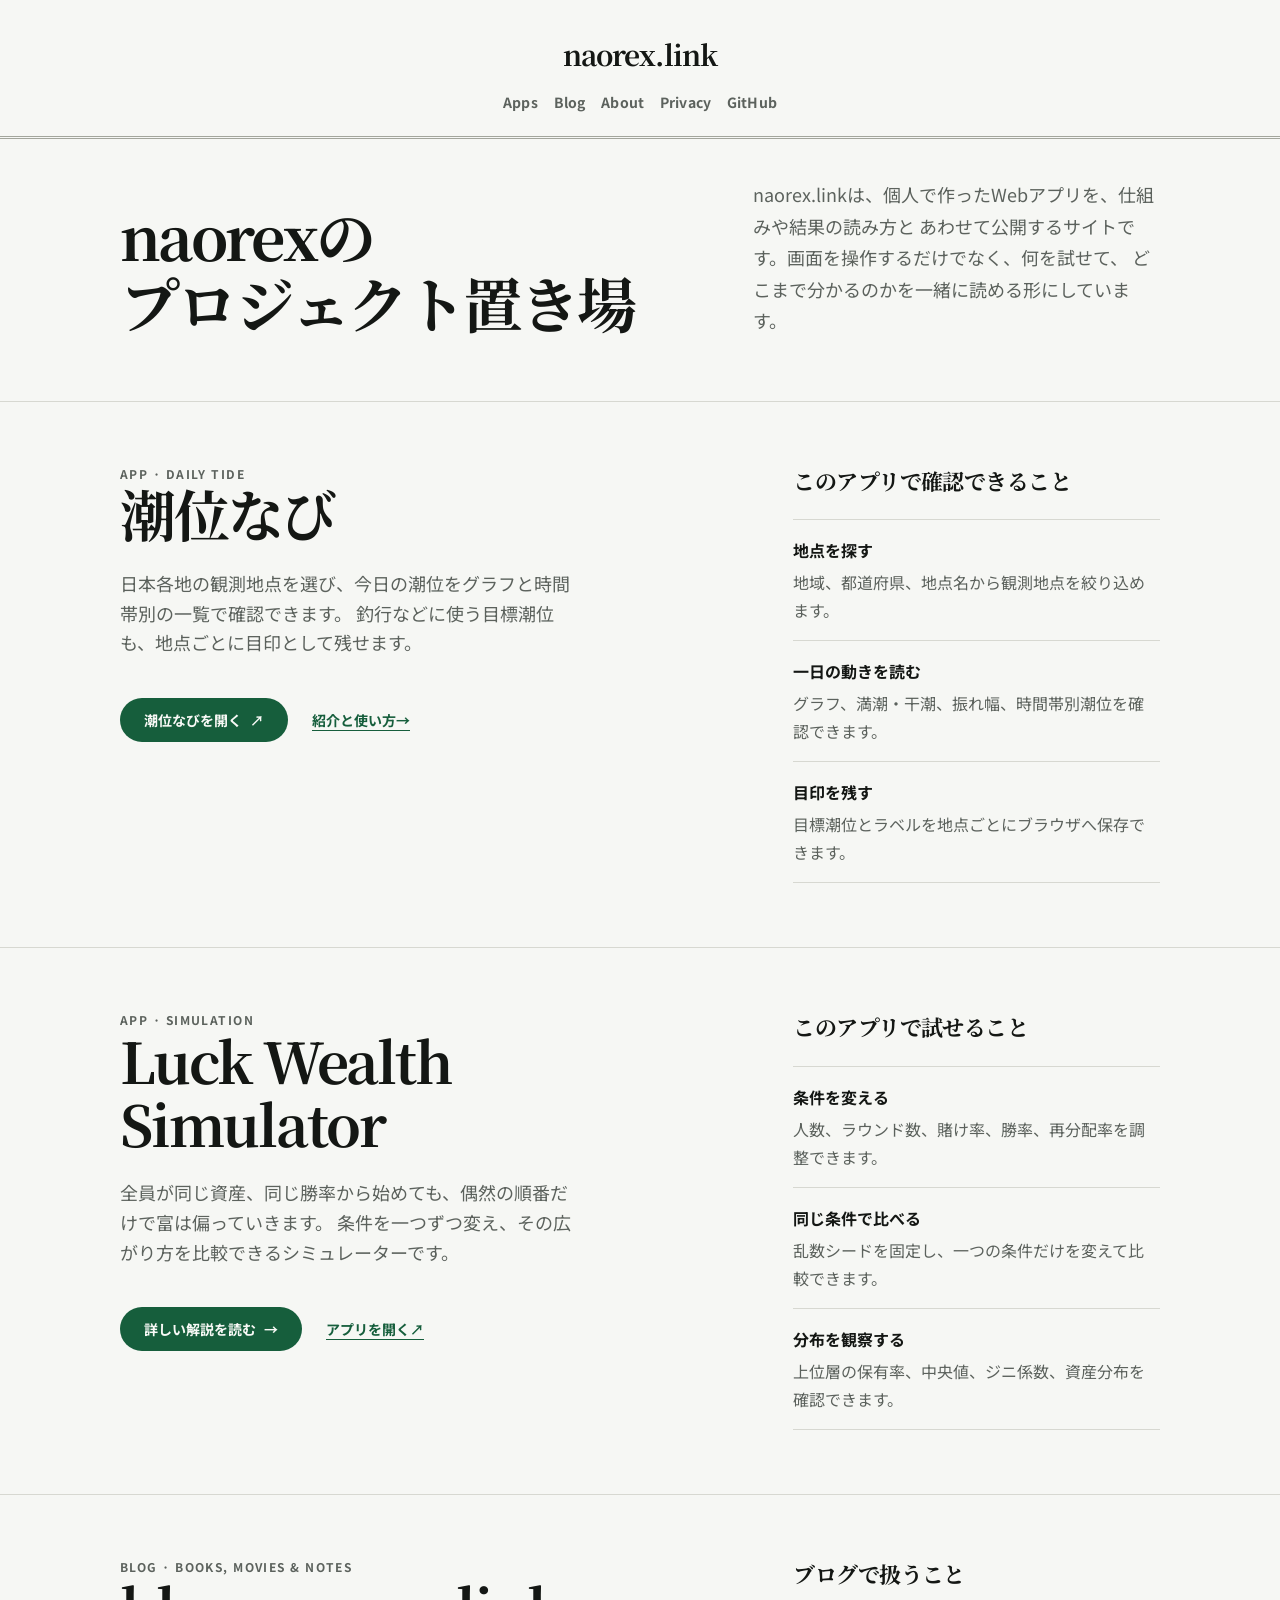
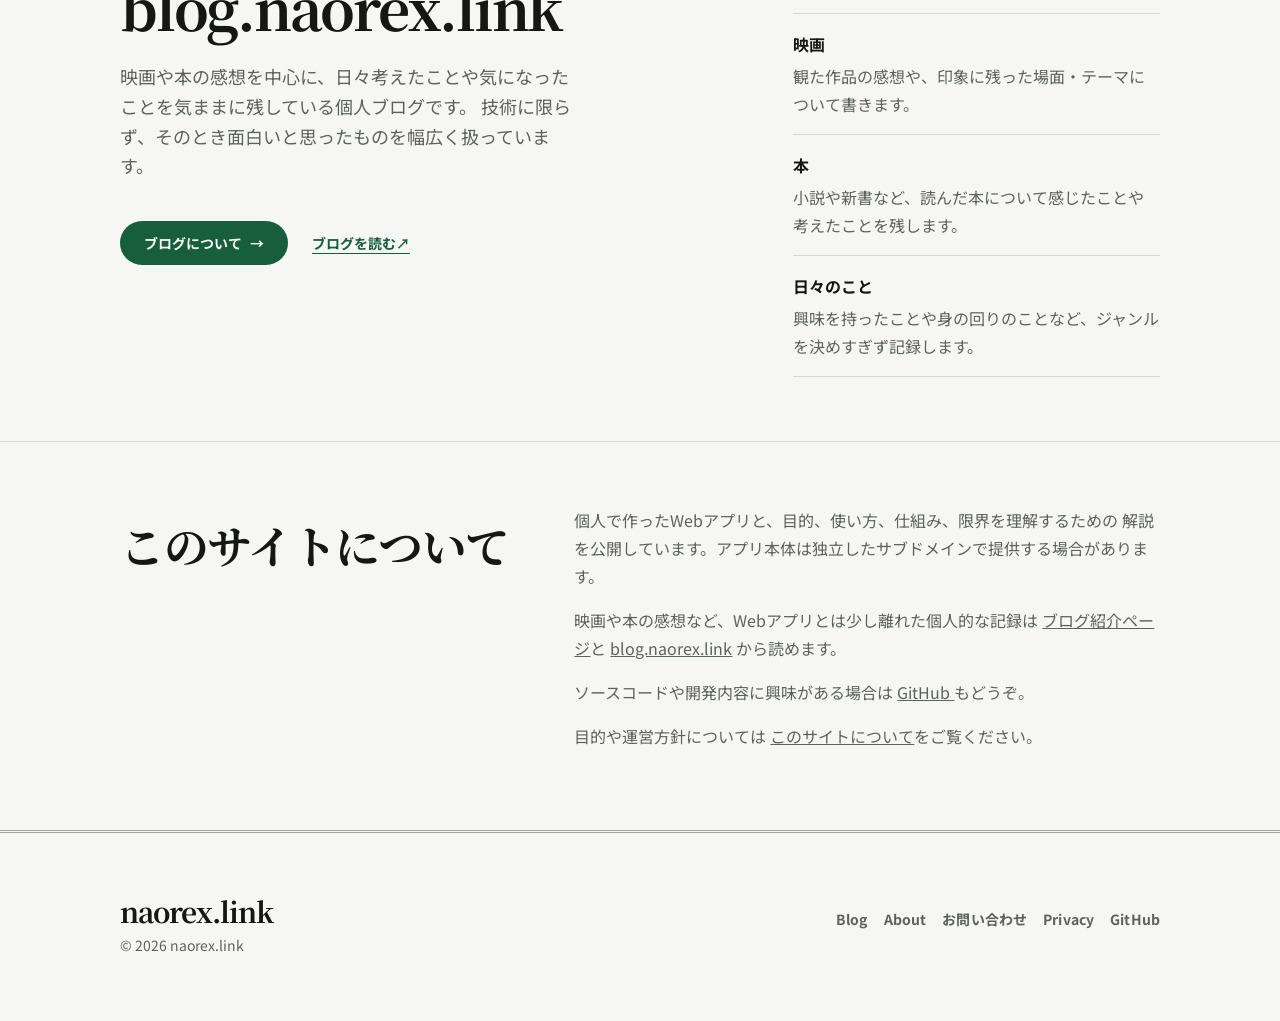
<file: index.html>
<!doctype html>
<html lang="ja">
  <head>
    <meta charset="utf-8" />
    <meta name="viewport" content="width=device-width, initial-scale=1" />
    <meta
      name="description"
      content="naorex.link - 個人開発したWebツールや実験的なアプリ、個人ブログをまとめるポータルサイトです。"
    />
    <title>naorexのプロジェクト置き場 | naorex.link</title>

    <link rel="preconnect" href="https://fonts.googleapis.com" />
    <link rel="preconnect" href="https://fonts.gstatic.com" crossorigin />
    <link
      href="https://fonts.googleapis.com/css2?family=Noto+Sans+JP:wght@400;700&amp;family=Noto+Serif+JP:wght@700&amp;display=swap"
      rel="stylesheet"
    />
    <link rel="stylesheet" href="./styles.css" />
  </head>
  <body class="portal-home">
    <header class="site-header">
      <div class="container">
        <a class="brand" href="./">naorex.link</a>
        <nav class="nav" aria-label="メインナビゲーション">
          <a href="#apps">Apps</a>
          <a href="./blog.html">Blog</a>
          <a href="./about.html">About</a>
          <a href="./privacy.html">Privacy</a>
          <a href="https://github.com/naorex" rel="me noopener noreferrer"
            >GitHub</a
          >
        </nav>
      </div>
    </header>

    <main>
      <section class="hero">
        <div class="container hero-inner">
          <div class="hero-heading">
            <h1>
              <span>naorexの</span>
              <span>プロジェクト置き場</span>
            </h1>
          </div>
          <p class="hero-copy">
            naorex.linkは、個人で作ったWebアプリを、仕組みや結果の読み方と
            あわせて公開するサイトです。画面を操作するだけでなく、何を試せて、
            どこまで分かるのかを一緒に読める形にしています。
          </p>
        </div>
      </section>

      <section id="apps" class="section featured-app-section">
        <div class="container">
          <div class="app-grid">
            <article class="app-card">
              <div class="app-intro">
                <p class="app-meta">APP · DAILY TIDE</p>
                <h2>潮位なび</h2>
                <p class="app-lede">
                  日本各地の観測地点を選び、今日の潮位をグラフと時間帯別の一覧で確認できます。
                  釣行などに使う目標潮位も、地点ごとに目印として残せます。
                </p>
                <div class="card-actions">
                  <a
                    class="button"
                    href="https://japan-tide-navi.naorex.link/"
                    target="_blank"
                    rel="noopener noreferrer"
                  >
                    潮位なびを開く
                    <span aria-hidden="true">↗</span>
                  </a>
                  <a
                    class="text-link"
                    href="./apps/japan-tide-navi.html"
                  >
                    紹介と使い方
                    <span aria-hidden="true">→</span>
                  </a>
                </div>
              </div>

              <div class="app-proof">
                <h3>このアプリで確認できること</h3>
                <dl class="app-facts">
                  <div>
                    <dt>地点を探す</dt>
                    <dd>地域、都道府県、地点名から観測地点を絞り込めます。</dd>
                  </div>
                  <div>
                    <dt>一日の動きを読む</dt>
                    <dd>グラフ、満潮・干潮、振れ幅、時間帯別潮位を確認できます。</dd>
                  </div>
                  <div>
                    <dt>目印を残す</dt>
                    <dd>目標潮位とラベルを地点ごとにブラウザへ保存できます。</dd>
                  </div>
                </dl>
              </div>
            </article>
          </div>
        </div>
      </section>

      <section class="section featured-app-section">
        <div class="container">
          <div class="app-grid">
            <article class="app-card">
              <div class="app-intro">
                <p class="app-meta">APP · SIMULATION</p>
                <h2>Luck Wealth Simulator</h2>
                <p class="app-lede">
                  全員が同じ資産、同じ勝率から始めても、偶然の順番だけで富は偏っていきます。
                  条件を一つずつ変え、その広がり方を比較できるシミュレーターです。
                </p>
                <div class="card-actions">
                  <a
                    class="button"
                    href="./apps/luck-wealth-simulator.html"
                  >
                    詳しい解説を読む
                    <span aria-hidden="true">→</span>
                  </a>
                  <a
                    class="text-link"
                    href="https://luck-wealth-simulator.naorex.link/"
                    target="_blank"
                    rel="noopener noreferrer"
                  >
                    アプリを開く
                    <span aria-hidden="true">↗</span>
                  </a>
                </div>
              </div>

              <div class="app-proof">
                <h3>このアプリで試せること</h3>
                <dl class="app-facts">
                  <div>
                    <dt>条件を変える</dt>
                    <dd>人数、ラウンド数、賭け率、勝率、再分配率を調整できます。</dd>
                  </div>
                  <div>
                    <dt>同じ条件で比べる</dt>
                    <dd>乱数シードを固定し、一つの条件だけを変えて比較できます。</dd>
                  </div>
                  <div>
                    <dt>分布を観察する</dt>
                    <dd>上位層の保有率、中央値、ジニ係数、資産分布を確認できます。</dd>
                  </div>
                </dl>
              </div>
            </article>
          </div>
        </div>
      </section>

      <section id="blog" class="section featured-app-section">
        <div class="container">
          <div class="app-grid">
            <article class="app-card">
              <div class="app-intro">
                <p class="app-meta">BLOG · BOOKS, MOVIES & NOTES</p>
                <h2>blog.naorex.link</h2>
                <p class="app-lede">
                  映画や本の感想を中心に、日々考えたことや気になったことを気ままに残している個人ブログです。
                  技術に限らず、そのとき面白いと思ったものを幅広く扱っています。
                </p>
                <div class="card-actions">
                  <a class="button" href="./blog.html">
                    ブログについて
                    <span aria-hidden="true">→</span>
                  </a>
                  <a
                    class="text-link"
                    href="https://blog.naorex.link/"
                    target="_blank"
                    rel="noopener noreferrer"
                  >
                    ブログを読む
                    <span aria-hidden="true">↗</span>
                  </a>
                </div>
              </div>

              <div class="app-proof">
                <h3>ブログで扱うこと</h3>
                <dl class="app-facts">
                  <div>
                    <dt>映画</dt>
                    <dd>観た作品の感想や、印象に残った場面・テーマについて書きます。</dd>
                  </div>
                  <div>
                    <dt>本</dt>
                    <dd>小説や新書など、読んだ本について感じたことや考えたことを残します。</dd>
                  </div>
                  <div>
                    <dt>日々のこと</dt>
                    <dd>興味を持ったことや身の回りのことなど、ジャンルを決めすぎず記録します。</dd>
                  </div>
                </dl>
              </div>
            </article>
          </div>
        </div>
      </section>

      <section class="section about">
        <div class="container about-grid">
          <div>
            <h2>このサイトについて</h2>
          </div>
          <div class="about-copy">
            <p>
              個人で作ったWebアプリと、目的、使い方、仕組み、限界を理解するための
              解説を公開しています。アプリ本体は独立したサブドメインで提供する場合があります。
            </p>
            <p>
              映画や本の感想など、Webアプリとは少し離れた個人的な記録は
              <a href="./blog.html">ブログ紹介ページ</a>と
              <a
                href="https://blog.naorex.link/"
                target="_blank"
                rel="noopener noreferrer"
              >blog.naorex.link</a>
              から読めます。
            </p>
            <p>
              ソースコードや開発内容に興味がある場合は
              <a
                href="https://github.com/naorex"
                target="_blank"
                rel="noopener noreferrer"
              >
                GitHub
              </a>
              もどうぞ。
            </p>
            <p>
              目的や運営方針については
              <a href="./about.html">このサイトについて</a>をご覧ください。
            </p>
          </div>
        </div>
      </section>
    </main>

    <footer class="site-footer">
      <div class="container footer-inner">
        <div class="footer-signature">
          <a class="footer-brand" href="./">naorex.link</a>
          <p class="footer-copyright">&copy; <span id="year"></span> naorex.link</p>
        </div>
        <div class="footer-links">
          <a href="./blog.html">Blog</a>
          <a href="./about.html">About</a>
          <a href="./privacy.html#contact">お問い合わせ</a>
          <a href="./privacy.html">Privacy</a>
          <a
            href="https://github.com/naorex"
            target="_blank"
            rel="noopener noreferrer"
            >GitHub</a
          >
        </div>
      </div>
    </footer>

    <script>
      document.getElementById("year").textContent = new Date().getFullYear();
    </script>
  </body>
</html>
</file>
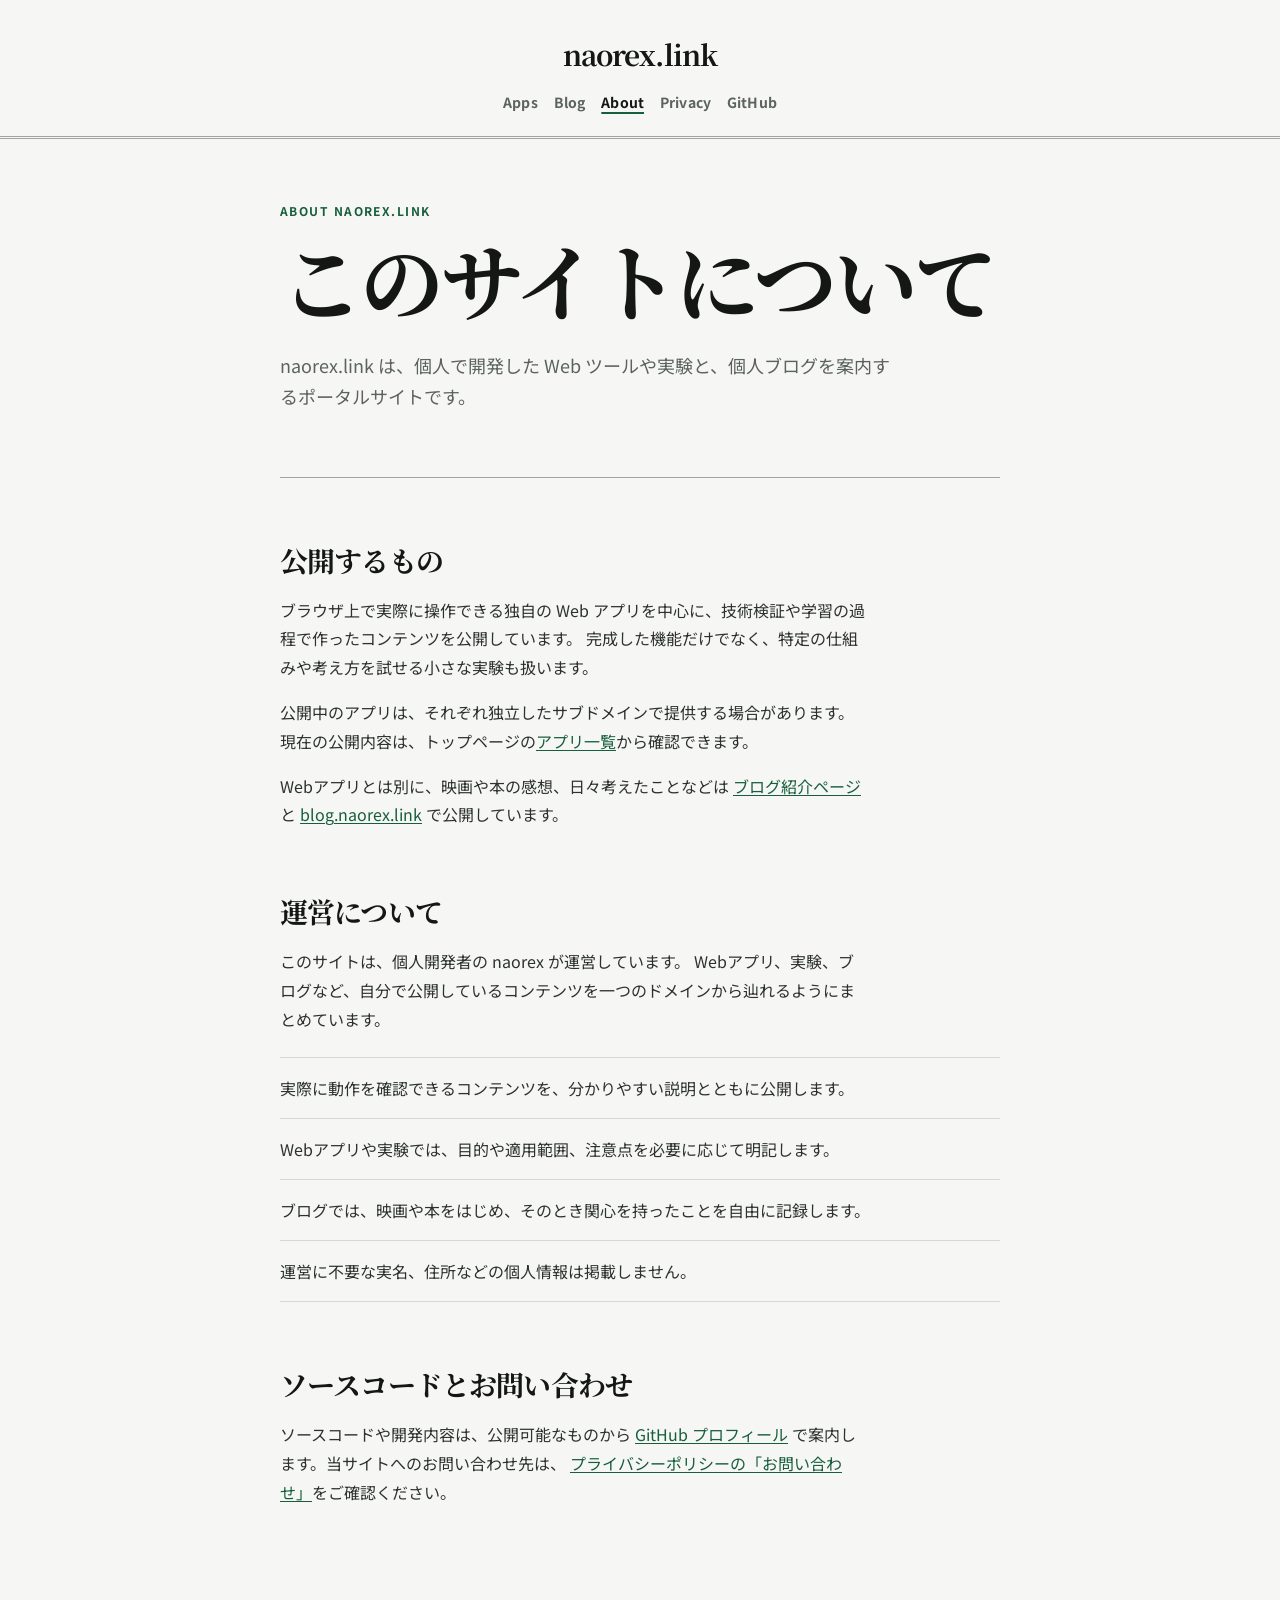
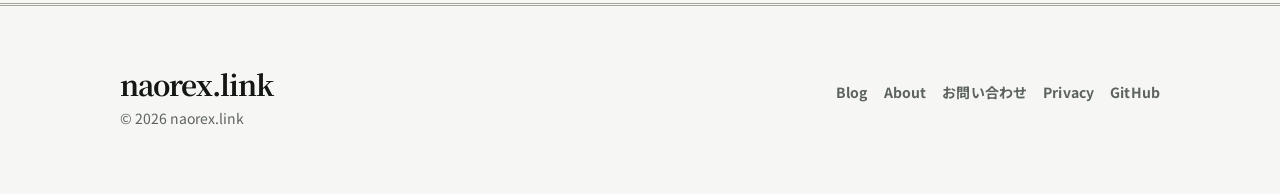
<file: about.html>
<!doctype html>
<html lang="ja">
  <head>
    <meta charset="utf-8" />
    <meta name="viewport" content="width=device-width, initial-scale=1" />
    <meta
      name="description"
      content="naorex.link の目的、公開しているコンテンツ、運営方針について紹介します。"
    />
    <title>このサイトについて | naorex.link</title>

    <link rel="preconnect" href="https://fonts.googleapis.com" />
    <link rel="preconnect" href="https://fonts.gstatic.com" crossorigin />
    <link
      href="https://fonts.googleapis.com/css2?family=Noto+Sans+JP:wght@400;700&amp;family=Noto+Serif+JP:wght@700&amp;display=swap"
      rel="stylesheet"
    />
    <link rel="stylesheet" href="./styles.css" />
  </head>
  <body class="content-site-page about-page">
    <header class="site-header">
      <div class="container">
        <a class="brand" href="./">naorex.link</a>
        <nav class="nav" aria-label="メインナビゲーション">
          <a href="./#apps">Apps</a>
          <a href="./blog.html">Blog</a>
          <a href="./about.html" aria-current="page">About</a>
          <a href="./privacy.html">Privacy</a>
          <a href="https://github.com/naorex" rel="me noopener noreferrer">GitHub</a>
        </nav>
      </div>
    </header>

    <main class="content-main">
      <article class="container content-page long-document">
        <header class="page-intro">
          <p class="eyebrow">ABOUT NAOREX.LINK</p>
          <h1>このサイトに<br class="mobile-break" />ついて</h1>
          <p class="page-lede">
            naorex.link は、個人で開発した Web ツールや実験と、個人ブログを案内するポータルサイトです。
          </p>
        </header>

        <section class="content-section">
          <h2>公開するもの</h2>
          <p>
            ブラウザ上で実際に操作できる独自の Web
            アプリを中心に、技術検証や学習の過程で作ったコンテンツを公開しています。
            完成した機能だけでなく、特定の仕組みや考え方を試せる小さな実験も扱います。
          </p>
          <p>
            公開中のアプリは、それぞれ独立したサブドメインで提供する場合があります。
            現在の公開内容は、トップページの<a href="./#apps">アプリ一覧</a>から確認できます。
          </p>
          <p>
            Webアプリとは別に、映画や本の感想、日々考えたことなどは
            <a href="./blog.html">ブログ紹介ページ</a>と
            <a href="https://blog.naorex.link/" target="_blank" rel="noopener noreferrer">blog.naorex.link</a>
            で公開しています。
          </p>
        </section>

        <section class="content-section">
          <h2>運営について</h2>
          <p>
            このサイトは、個人開発者の naorex が運営しています。
            Webアプリ、実験、ブログなど、自分で公開しているコンテンツを一つのドメインから辿れるようにまとめています。
          </p>
          <ul class="operating-principles">
            <li>実際に動作を確認できるコンテンツを、分かりやすい説明とともに公開します。</li>
            <li>Webアプリや実験では、目的や適用範囲、注意点を必要に応じて明記します。</li>
            <li>ブログでは、映画や本をはじめ、そのとき関心を持ったことを自由に記録します。</li>
            <li>運営に不要な実名、住所などの個人情報は掲載しません。</li>
          </ul>
        </section>

        <section class="content-section">
          <h2>ソースコードとお問い合わせ</h2>
          <p>
            ソースコードや開発内容は、公開可能なものから
            <a
              href="https://github.com/naorex"
              target="_blank"
              rel="noopener noreferrer me"
              >GitHub プロフィール</a
            >
            で案内します。当サイトへのお問い合わせ先は、
            <a href="./privacy.html#contact">プライバシーポリシーの「お問い合わせ」</a>をご確認ください。
          </p>
        </section>
      </article>
    </main>

    <footer class="site-footer">
      <div class="container footer-inner">
        <div class="footer-signature">
          <a class="footer-brand" href="./">naorex.link</a>
          <p class="footer-copyright">&copy; <span id="year"></span> naorex.link</p>
        </div>
        <div class="footer-links">
          <a href="./blog.html">Blog</a>
          <a href="./about.html">About</a>
          <a href="./privacy.html#contact">お問い合わせ</a>
          <a href="./privacy.html">Privacy</a>
          <a
            href="https://github.com/naorex"
            target="_blank"
            rel="noopener noreferrer"
            >GitHub</a
          >
        </div>
      </div>
    </footer>

    <script>
      document.getElementById("year").textContent = new Date().getFullYear();
    </script>
  </body>
</html>
</file>
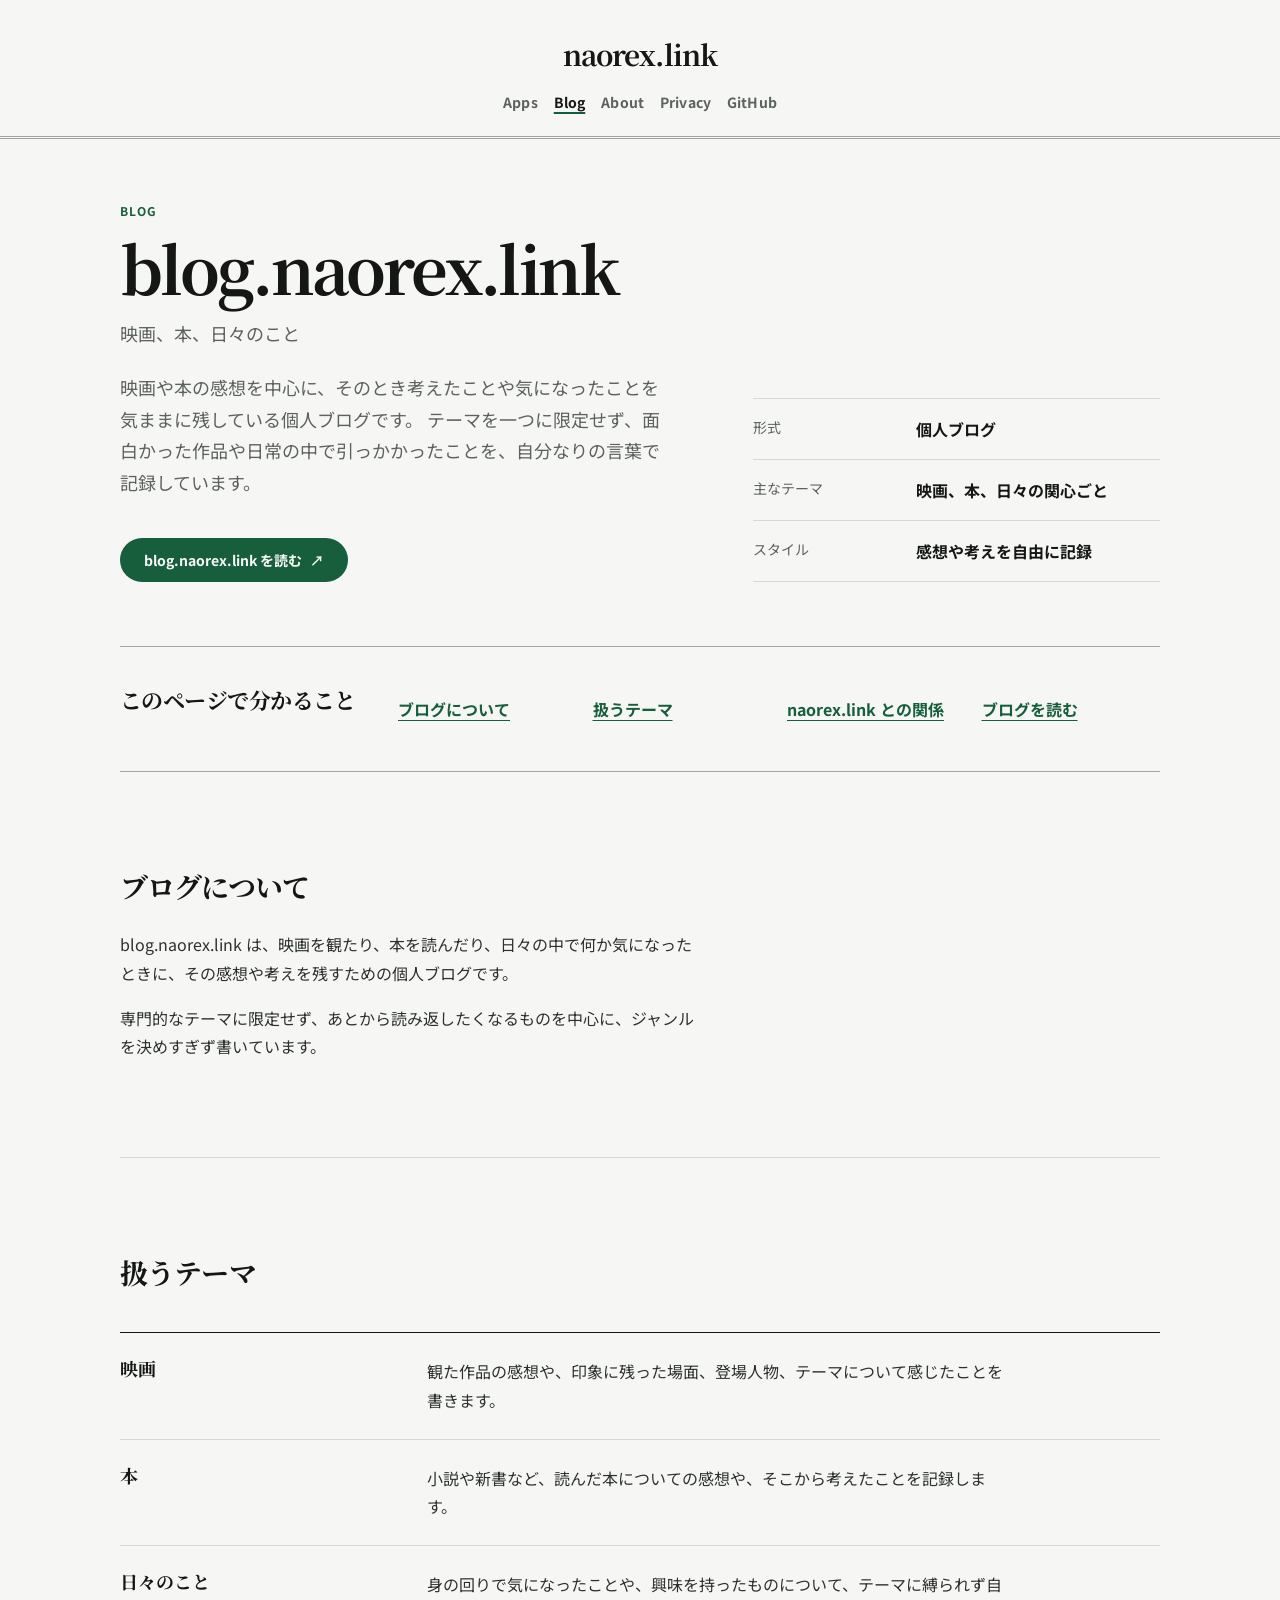
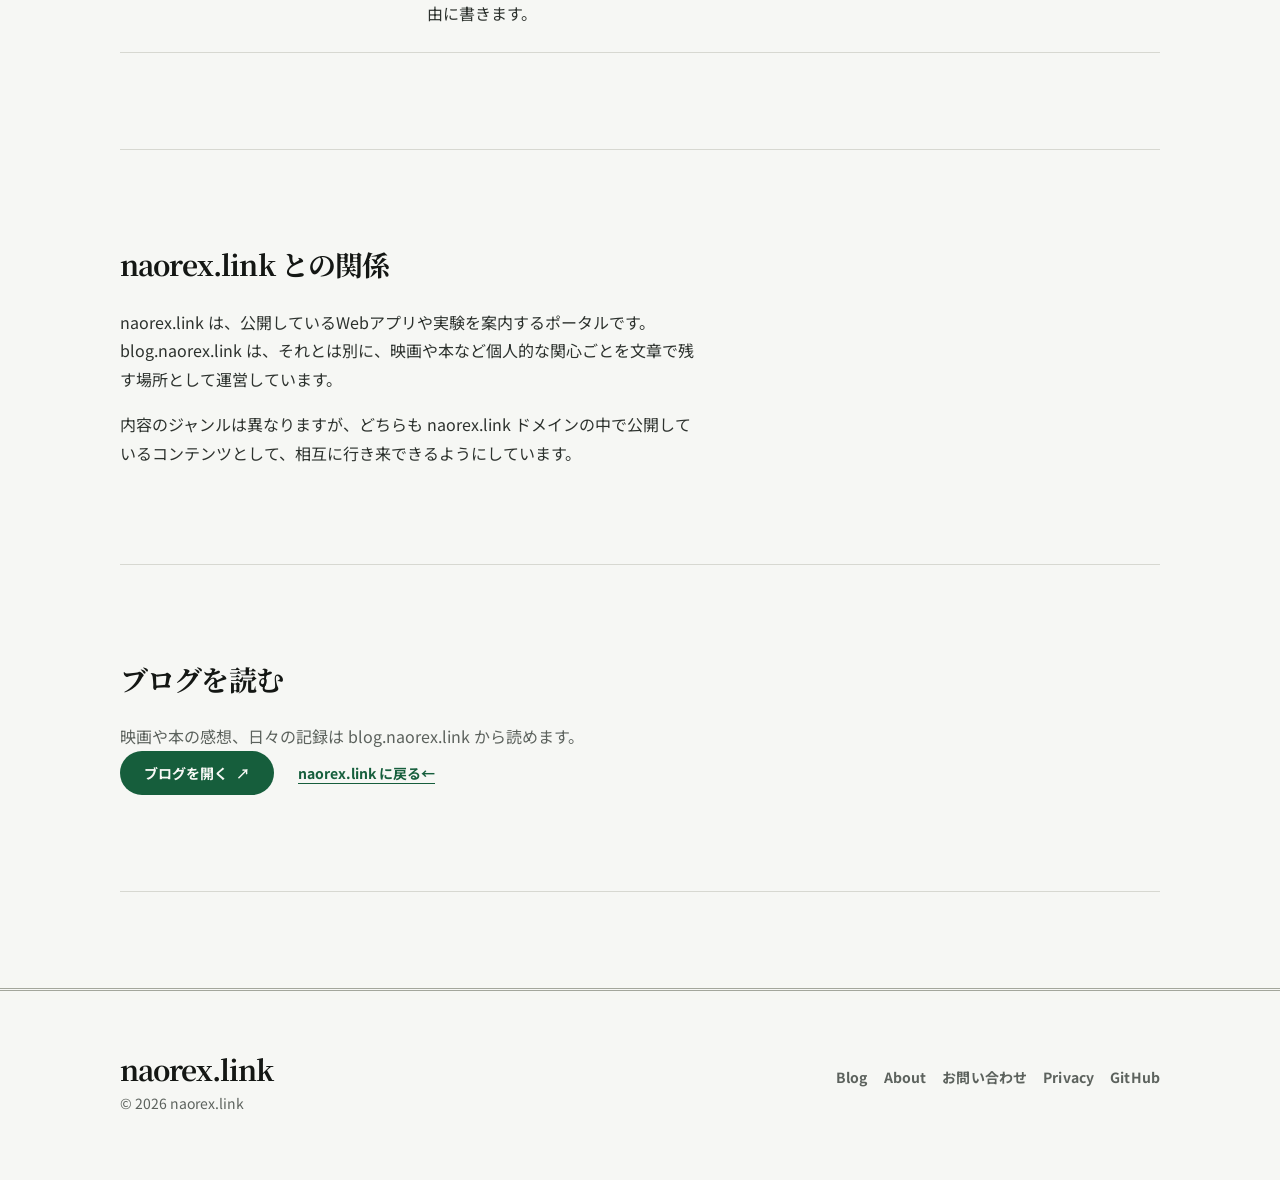
<file: blog.html>
<!doctype html>
<html lang="ja">
  <head>
    <meta charset="utf-8" />
    <meta name="viewport" content="width=device-width, initial-scale=1" />
    <meta
      name="description"
      content="映画や本の感想を中心に、日々考えたことを綴る blog.naorex.link を紹介します。"
    />
    <title>Blog | naorex.link</title>

    <link rel="preconnect" href="https://fonts.googleapis.com" />
    <link rel="preconnect" href="https://fonts.gstatic.com" crossorigin />
    <link
      href="https://fonts.googleapis.com/css2?family=Noto+Sans+JP:wght@400;700&amp;family=Noto+Serif+JP:wght@700&amp;display=swap"
      rel="stylesheet"
    />
    <link rel="stylesheet" href="./styles.css" />
  </head>
  <body class="content-site-page blog-page">
    <header class="site-header">
      <div class="container">
        <a class="brand" href="./">naorex.link</a>
        <nav class="nav" aria-label="メインナビゲーション">
          <a href="./#apps">Apps</a>
          <a href="./blog.html" aria-current="page">Blog</a>
          <a href="./about.html">About</a>
          <a href="./privacy.html">Privacy</a>
          <a href="https://github.com/naorex" rel="me noopener noreferrer"
            >GitHub</a
          >
        </nav>
      </div>
    </header>

    <main class="content-main">
      <article class="container content-page detail-page">
        <header class="detail-hero">
          <div>
            <p class="eyebrow">BLOG</p>
            <h1>
              blog.naorex.link
              <span class="detail-kicker">映画、本、日々のこと</span>
            </h1>
            <p class="detail-summary">
              映画や本の感想を中心に、そのとき考えたことや気になったことを気ままに残している個人ブログです。
              テーマを一つに限定せず、面白かった作品や日常の中で引っかかったことを、自分なりの言葉で記録しています。
            </p>
            <div class="cta-row">
              <a
                class="button"
                href="https://blog.naorex.link/"
                target="_blank"
                rel="noopener noreferrer"
              >
                blog.naorex.link を読む
                <span aria-hidden="true">↗</span>
              </a>
            </div>
          </div>

          <dl class="detail-facts">
            <div>
              <dt>形式</dt>
              <dd>個人ブログ</dd>
            </div>
            <div>
              <dt>主なテーマ</dt>
              <dd>映画、本、日々の関心ごと</dd>
            </div>
            <div>
              <dt>スタイル</dt>
              <dd>感想や考えを自由に記録</dd>
            </div>
          </dl>
        </header>

        <nav class="guide-index" aria-labelledby="guide-index-title">
          <h2 id="guide-index-title">このページで分かること</h2>
          <ol>
            <li><a href="#overview">ブログについて</a></li>
            <li><a href="#topics">扱うテーマ</a></li>
            <li><a href="#relationship">naorex.link との関係</a></li>
            <li><a href="#visit">ブログを読む</a></li>
          </ol>
        </nav>

        <section id="overview" class="guide-section">
          <h2>ブログについて</h2>
          <div class="guide-prose">
            <p>
              blog.naorex.link は、映画を観たり、本を読んだり、日々の中で何か気になったときに、その感想や考えを残すための個人ブログです。
            </p>
            <p>
              専門的なテーマに限定せず、あとから読み返したくなるものを中心に、ジャンルを決めすぎず書いています。
            </p>
          </div>
        </section>

        <section id="topics" class="guide-section">
          <h2>扱うテーマ</h2>
          <div class="result-list">
            <section class="result-item">
              <h3>映画</h3>
              <p>
                観た作品の感想や、印象に残った場面、登場人物、テーマについて感じたことを書きます。
              </p>
            </section>
            <section class="result-item">
              <h3>本</h3>
              <p>
                小説や新書など、読んだ本についての感想や、そこから考えたことを記録します。
              </p>
            </section>
            <section class="result-item">
              <h3>日々のこと</h3>
              <p>
                身の回りで気になったことや、興味を持ったものについて、テーマに縛られず自由に書きます。
              </p>
            </section>
          </div>
        </section>

        <section id="relationship" class="guide-section">
          <h2>naorex.link との関係</h2>
          <div class="guide-prose">
            <p>
              naorex.link は、公開しているWebアプリや実験を案内するポータルです。
              blog.naorex.link は、それとは別に、映画や本など個人的な関心ごとを文章で残す場所として運営しています。
            </p>
            <p>
              内容のジャンルは異なりますが、どちらも naorex.link ドメインの中で公開しているコンテンツとして、相互に行き来できるようにしています。
            </p>
          </div>
        </section>

        <section id="visit" class="guide-section">
          <h2>ブログを読む</h2>
          <p class="section-lede">
            映画や本の感想、日々の記録は blog.naorex.link から読めます。
          </p>
          <div class="cta-row">
            <a
              class="button"
              href="https://blog.naorex.link/"
              target="_blank"
              rel="noopener noreferrer"
            >
              ブログを開く
              <span aria-hidden="true">↗</span>
            </a>
            <a class="text-link" href="./">
              naorex.link に戻る
              <span aria-hidden="true">←</span>
            </a>
          </div>
        </section>
      </article>
    </main>

    <footer class="site-footer">
      <div class="container footer-inner">
        <div class="footer-signature">
          <a class="footer-brand" href="./">naorex.link</a>
          <p class="footer-copyright">&copy; <span id="year"></span> naorex.link</p>
        </div>
        <div class="footer-links">
          <a href="./blog.html">Blog</a>
          <a href="./about.html">About</a>
          <a href="./privacy.html#contact">お問い合わせ</a>
          <a href="./privacy.html">Privacy</a>
          <a
            href="https://github.com/naorex"
            target="_blank"
            rel="noopener noreferrer"
            >GitHub</a
          >
        </div>
      </div>
    </footer>

    <script>
      document.getElementById("year").textContent = new Date().getFullYear();
    </script>
  </body>
</html>
</file>
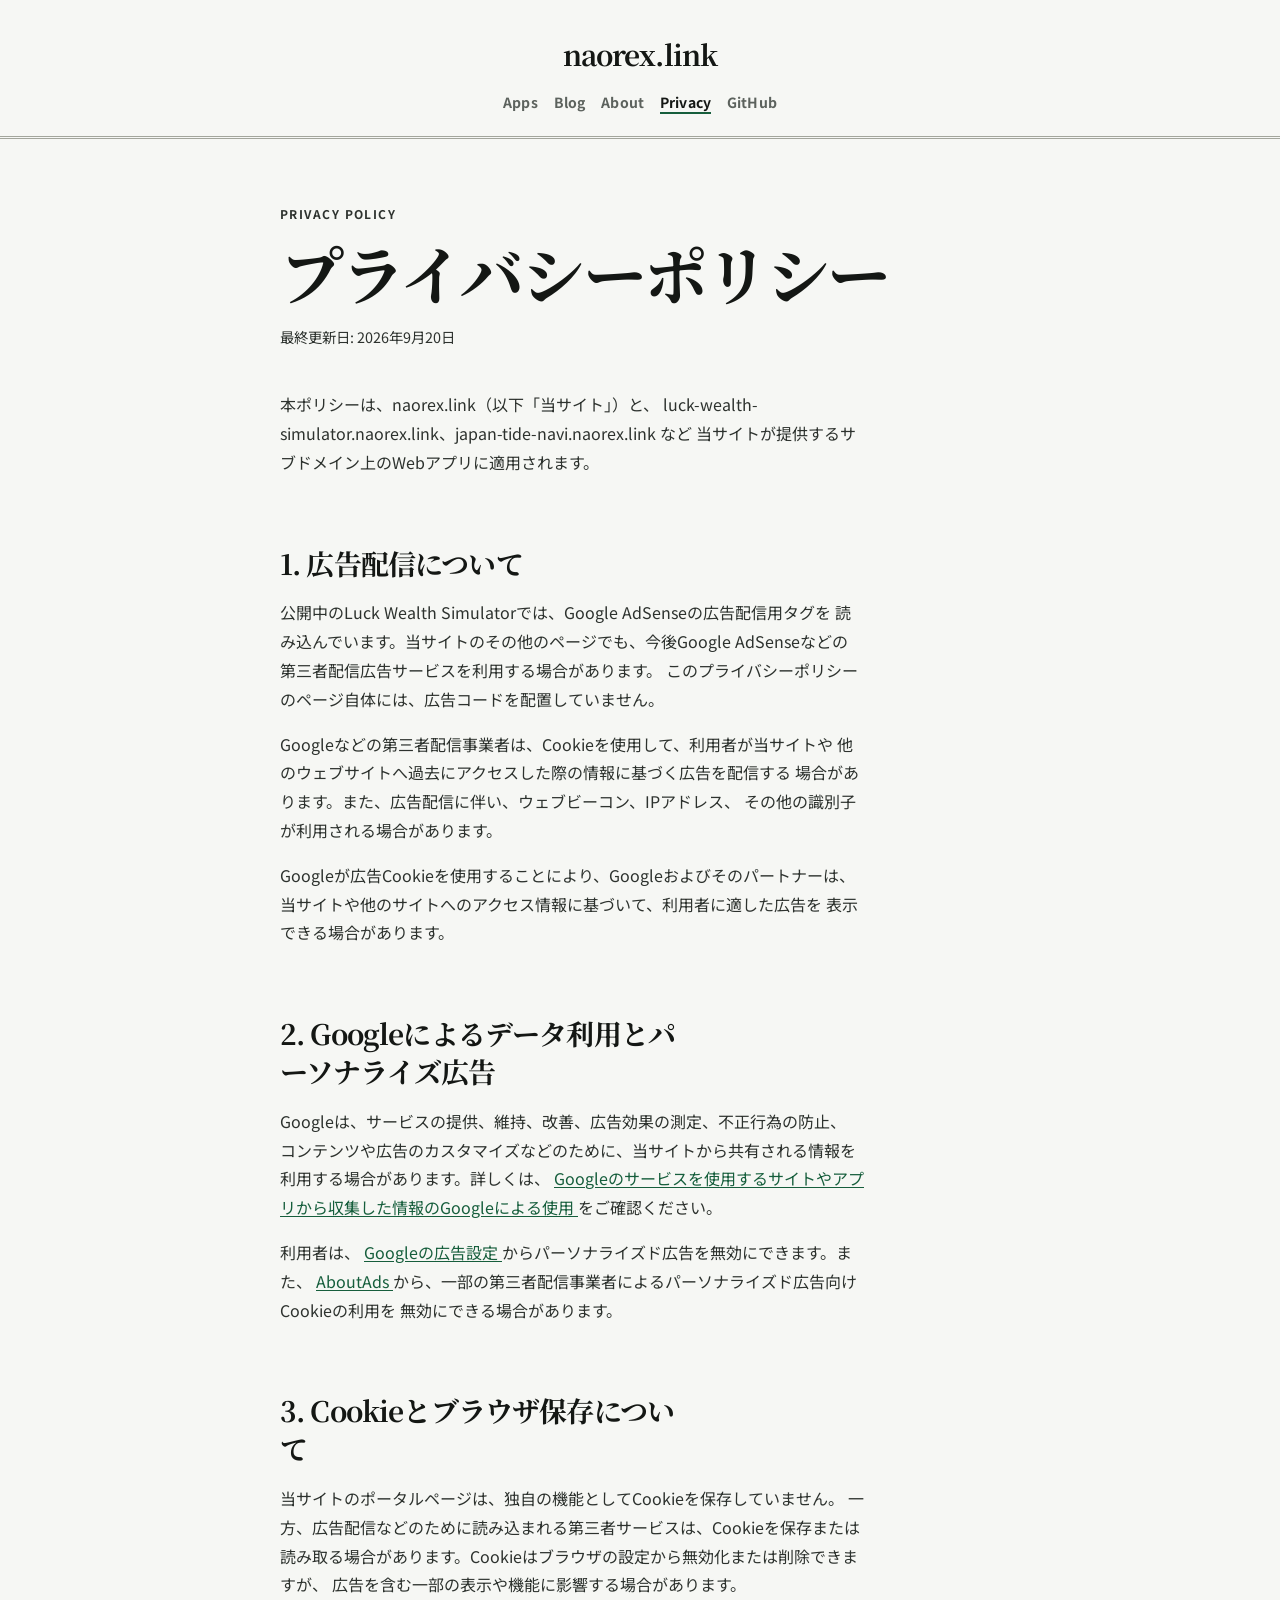
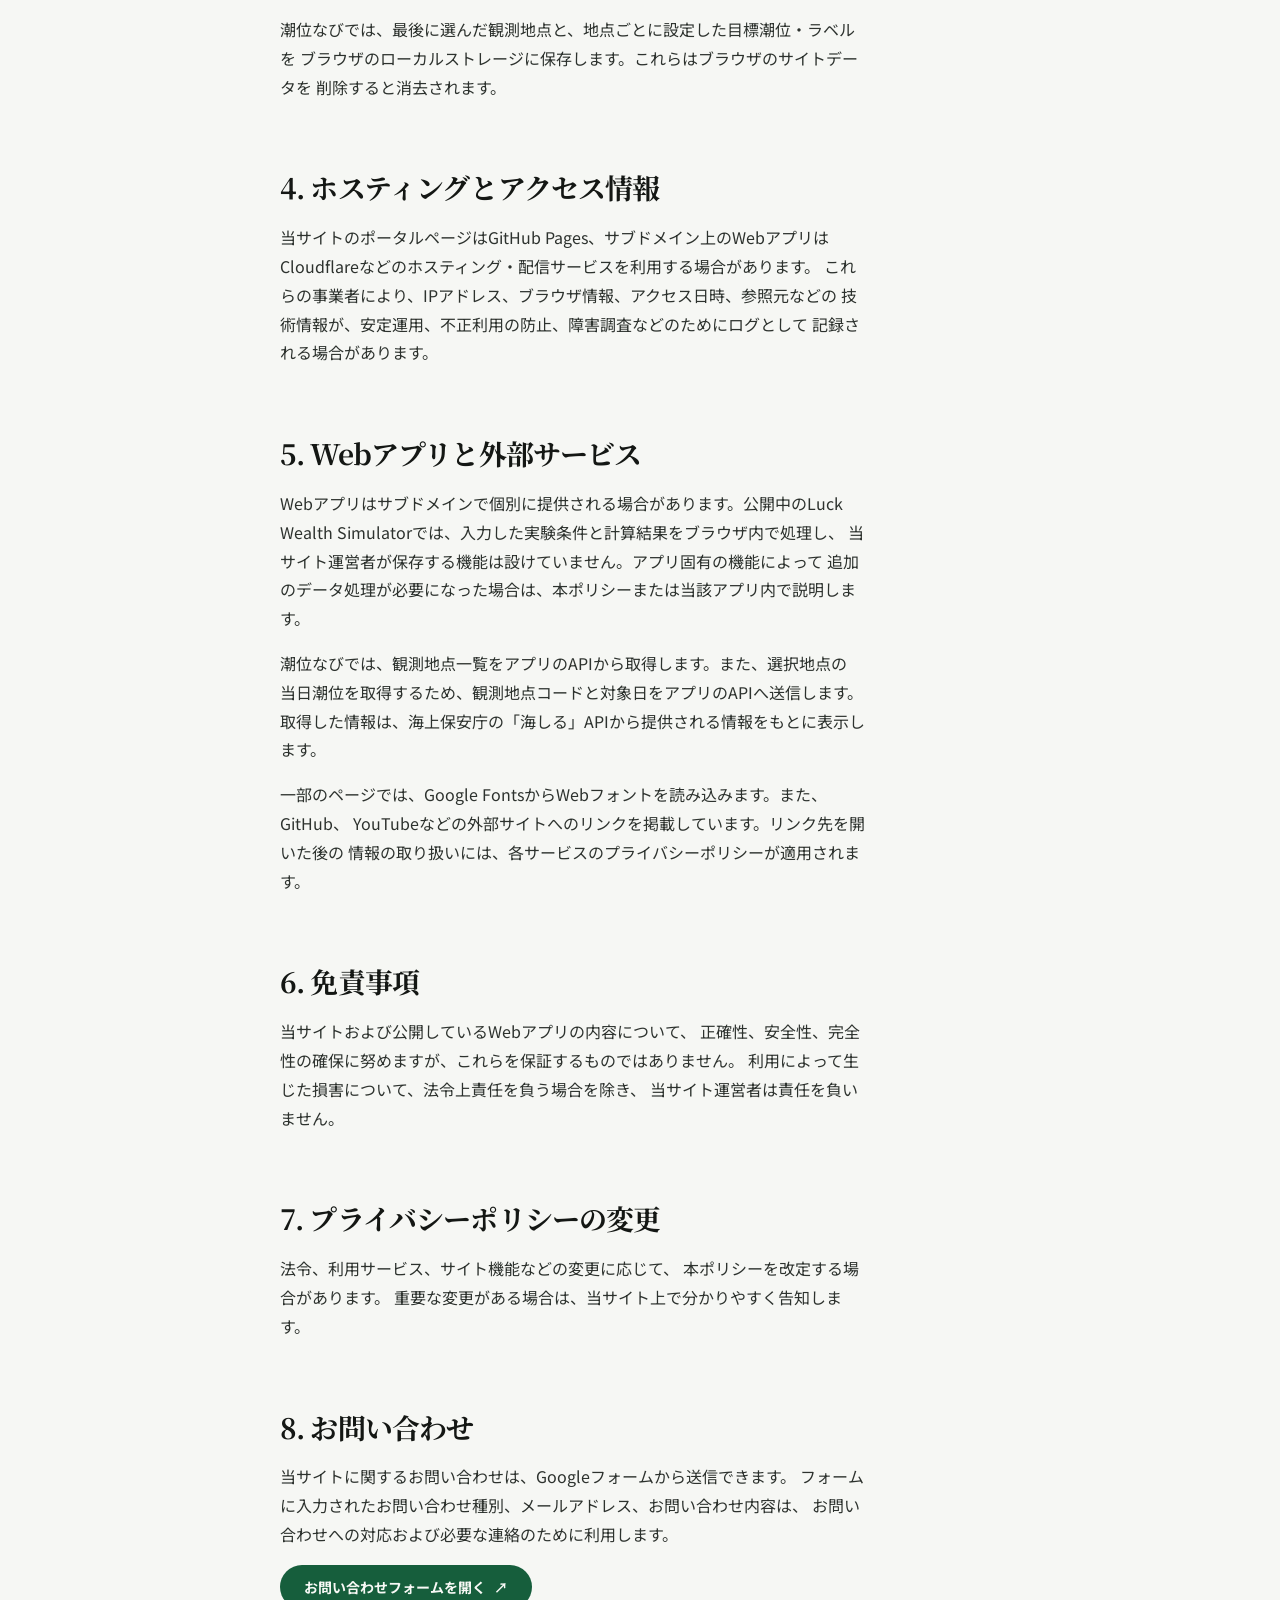
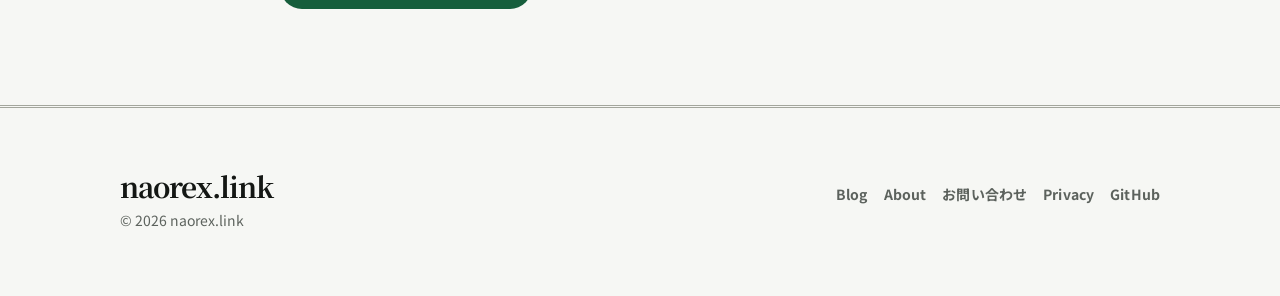
<file: privacy.html>
<!doctype html>
<html lang="ja">
  <head>
    <meta charset="utf-8" />
    <meta name="viewport" content="width=device-width, initial-scale=1" />
    <meta
      name="description"
      content="naorex.link のプライバシーポリシーです。"
    />
    <title>プライバシーポリシー | naorex.link</title>

    <link rel="preconnect" href="https://fonts.googleapis.com" />
    <link rel="preconnect" href="https://fonts.gstatic.com" crossorigin />
    <link
      href="https://fonts.googleapis.com/css2?family=Noto+Sans+JP:wght@400;700&amp;family=Noto+Serif+JP:wght@700&amp;display=swap"
      rel="stylesheet"
    />
    <link rel="stylesheet" href="./styles.css" />
  </head>
  <body class="content-site-page privacy-page">
    <header class="site-header">
      <div class="container">
        <a class="brand" href="./">naorex.link</a>
        <nav class="nav" aria-label="メインナビゲーション">
          <a href="./#apps">Apps</a>
          <a href="./blog.html">Blog</a>
          <a href="./about.html">About</a>
          <a href="./privacy.html" aria-current="page">Privacy</a>
          <a href="https://github.com/naorex" rel="me noopener noreferrer"
            >GitHub</a
          >
        </nav>
      </div>
    </header>

    <main class="policy-main">
      <article class="container policy">
        <p class="eyebrow">PRIVACY POLICY</p>
        <h1>プライバシー<br class="mobile-break" />ポリシー</h1>
        <p class="policy-updated">最終更新日: 2026年9月20日</p>

        <p>
          本ポリシーは、naorex.link（以下「当サイト」）と、
          luck-wealth-simulator.naorex.link、japan-tide-navi.naorex.link など
          当サイトが提供するサブドメイン上のWebアプリに適用されます。
        </p>

        <h2>1. 広告配信について</h2>
        <p>
          公開中のLuck Wealth Simulatorでは、Google AdSenseの広告配信用タグを
          読み込んでいます。当サイトのその他のページでも、今後Google AdSenseなどの
          第三者配信広告サービスを利用する場合があります。
          このプライバシーポリシーのページ自体には、広告コードを配置していません。
        </p>
        <p>
          Googleなどの第三者配信事業者は、Cookieを使用して、利用者が当サイトや
          他のウェブサイトへ過去にアクセスした際の情報に基づく広告を配信する
          場合があります。また、広告配信に伴い、ウェブビーコン、IPアドレス、
          その他の識別子が利用される場合があります。
        </p>
        <p>
          Googleが広告Cookieを使用することにより、Googleおよびそのパートナーは、
          当サイトや他のサイトへのアクセス情報に基づいて、利用者に適した広告を
          表示できる場合があります。
        </p>
        <h2>2. Googleによるデータ利用とパーソナライズ広告</h2>
        <p>
          Googleは、サービスの提供、維持、改善、広告効果の測定、不正行為の防止、
          コンテンツや広告のカスタマイズなどのために、当サイトから共有される情報を
          利用する場合があります。詳しくは、
          <a
            href="https://policies.google.com/technologies/partner-sites?hl=ja"
            target="_blank"
            rel="noopener noreferrer"
          >
            Googleのサービスを使用するサイトやアプリから収集した情報のGoogleによる使用
          </a>
          をご確認ください。
        </p>
        <p>
          利用者は、
          <a
            href="https://adssettings.google.com/"
            target="_blank"
            rel="noopener noreferrer"
          >
            Googleの広告設定
          </a>
          からパーソナライズド広告を無効にできます。また、
          <a
            href="https://www.aboutads.info/"
            target="_blank"
            rel="noopener noreferrer"
          >
            AboutAds
          </a>
          から、一部の第三者配信事業者によるパーソナライズド広告向けCookieの利用を
          無効にできる場合があります。
        </p>

        <h2>3. Cookieとブラウザ保存について</h2>
        <p>
          当サイトのポータルページは、独自の機能としてCookieを保存していません。
          一方、広告配信などのために読み込まれる第三者サービスは、Cookieを保存または
          読み取る場合があります。Cookieはブラウザの設定から無効化または削除できますが、
          広告を含む一部の表示や機能に影響する場合があります。
        </p>
        <p>
          潮位なびでは、最後に選んだ観測地点と、地点ごとに設定した目標潮位・ラベルを
          ブラウザのローカルストレージに保存します。これらはブラウザのサイトデータを
          削除すると消去されます。
        </p>

        <h2>4. ホスティングとアクセス情報</h2>
        <p>
          当サイトのポータルページはGitHub Pages、サブドメイン上のWebアプリは
          Cloudflareなどのホスティング・配信サービスを利用する場合があります。
          これらの事業者により、IPアドレス、ブラウザ情報、アクセス日時、参照元などの
          技術情報が、安定運用、不正利用の防止、障害調査などのためにログとして
          記録される場合があります。
        </p>

        <h2>5. Webアプリと外部サービス</h2>
        <p>
          Webアプリはサブドメインで個別に提供される場合があります。公開中のLuck Wealth
          Simulatorでは、入力した実験条件と計算結果をブラウザ内で処理し、
          当サイト運営者が保存する機能は設けていません。アプリ固有の機能によって
          追加のデータ処理が必要になった場合は、本ポリシーまたは当該アプリ内で説明します。
        </p>
        <p>
          潮位なびでは、観測地点一覧をアプリのAPIから取得します。また、選択地点の
          当日潮位を取得するため、観測地点コードと対象日をアプリのAPIへ送信します。
          取得した情報は、海上保安庁の「海しる」APIから提供される情報をもとに表示します。
        </p>
        <p>
          一部のページでは、Google FontsからWebフォントを読み込みます。また、GitHub、
          YouTubeなどの外部サイトへのリンクを掲載しています。リンク先を開いた後の
          情報の取り扱いには、各サービスのプライバシーポリシーが適用されます。
        </p>

        <h2>6. 免責事項</h2>
        <p>
          当サイトおよび公開しているWebアプリの内容について、
          正確性、安全性、完全性の確保に努めますが、これらを保証するものではありません。
          利用によって生じた損害について、法令上責任を負う場合を除き、
          当サイト運営者は責任を負いません。
        </p>

        <h2>7. プライバシーポリシーの変更</h2>
        <p>
          法令、利用サービス、サイト機能などの変更に応じて、
          本ポリシーを改定する場合があります。
          重要な変更がある場合は、当サイト上で分かりやすく告知します。
        </p>

        <h2 id="contact">8. お問い合わせ</h2>
        <p>
          当サイトに関するお問い合わせは、Googleフォームから送信できます。
          フォームに入力されたお問い合わせ種別、メールアドレス、お問い合わせ内容は、
          お問い合わせへの対応および必要な連絡のために利用します。
        </p>
        <div class="cta-row">
          <a
            class="button"
            href="https://forms.gle/AsNeetvYUisTbYwm9"
            target="_blank"
            rel="noopener noreferrer"
          >
            お問い合わせフォームを開く
            <span aria-hidden="true">↗</span>
          </a>
        </div>
      </article>
    </main>

    <footer class="site-footer">
      <div class="container footer-inner">
        <div class="footer-signature">
          <a class="footer-brand" href="./">naorex.link</a>
          <p class="footer-copyright">&copy; <span id="year"></span> naorex.link</p>
        </div>
        <div class="footer-links">
          <a href="./blog.html">Blog</a>
          <a href="./about.html">About</a>
          <a href="./privacy.html#contact">お問い合わせ</a>
          <a href="./privacy.html">Privacy</a>
          <a
            href="https://github.com/naorex"
            target="_blank"
            rel="noopener noreferrer"
            >GitHub</a
          >
        </div>
      </div>
    </footer>

    <script>
      document.getElementById("year").textContent = new Date().getFullYear();
    </script>
  </body>
</html>
</file>
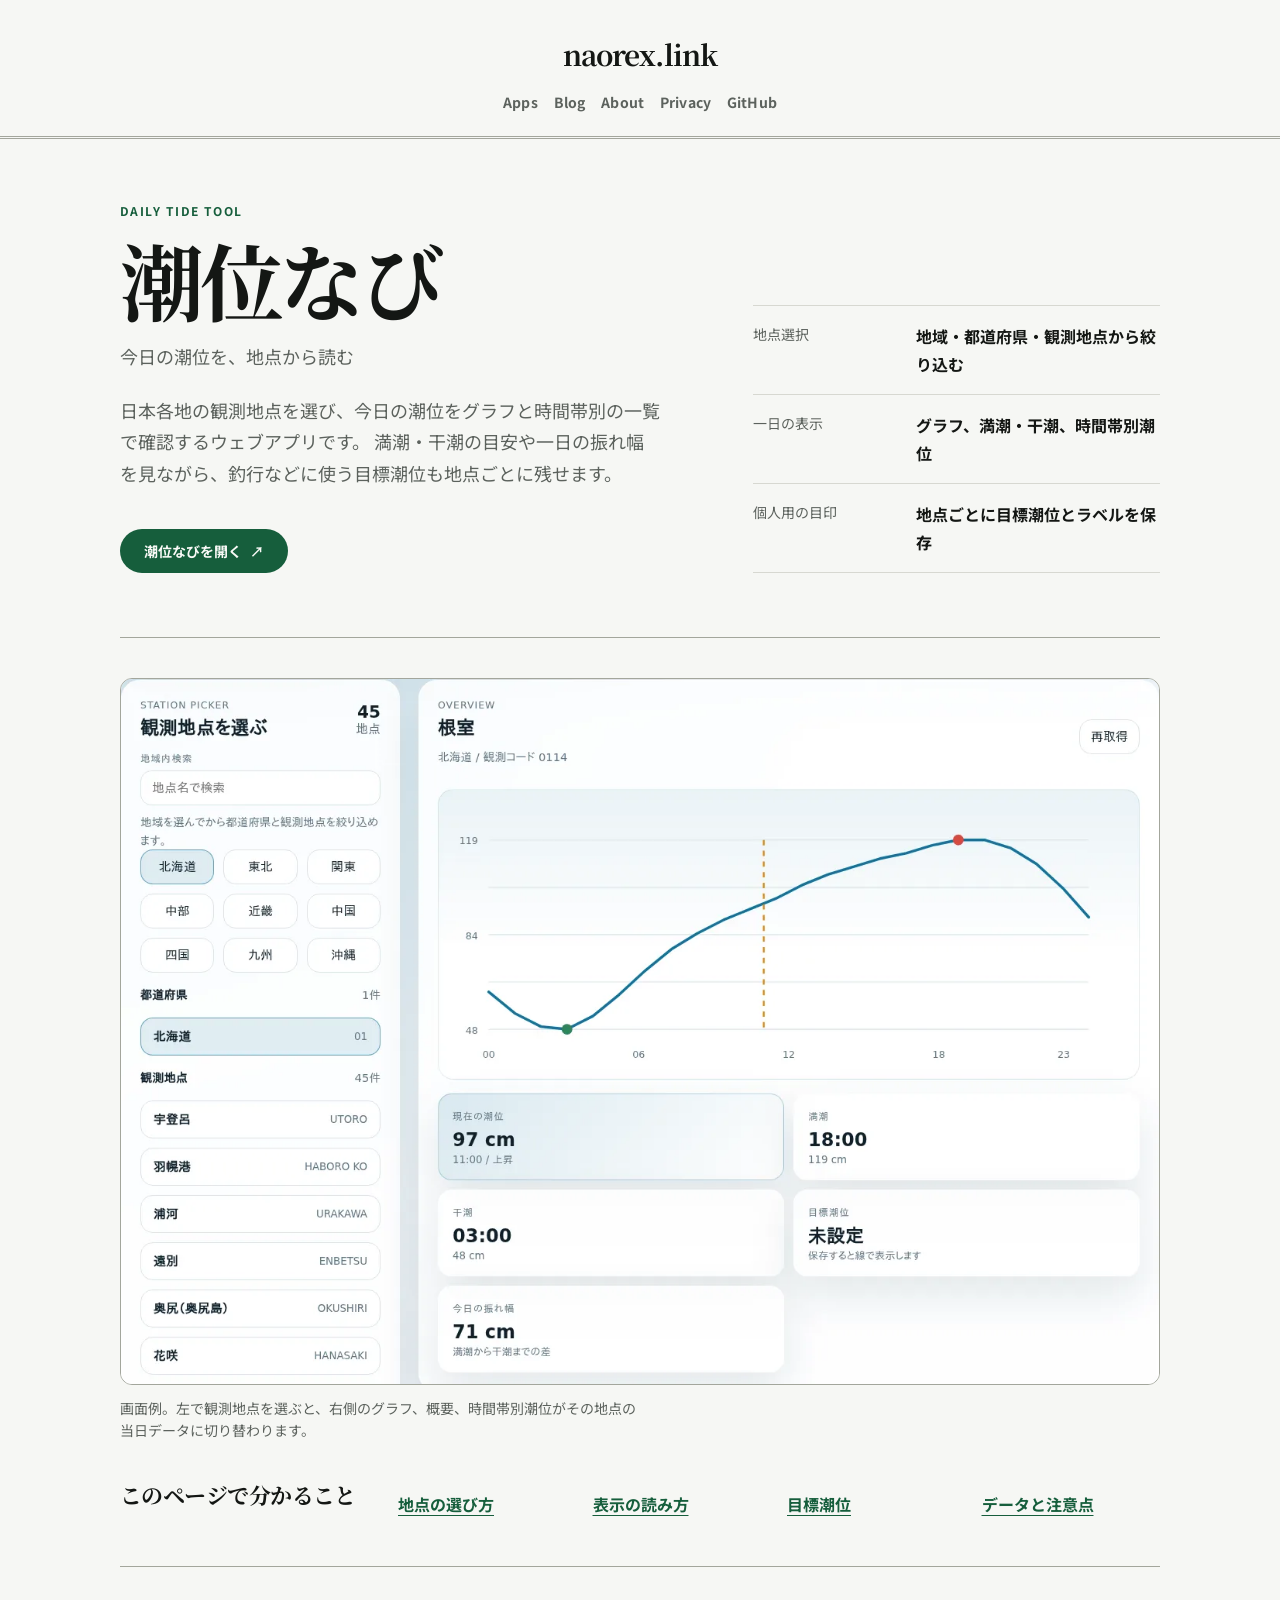
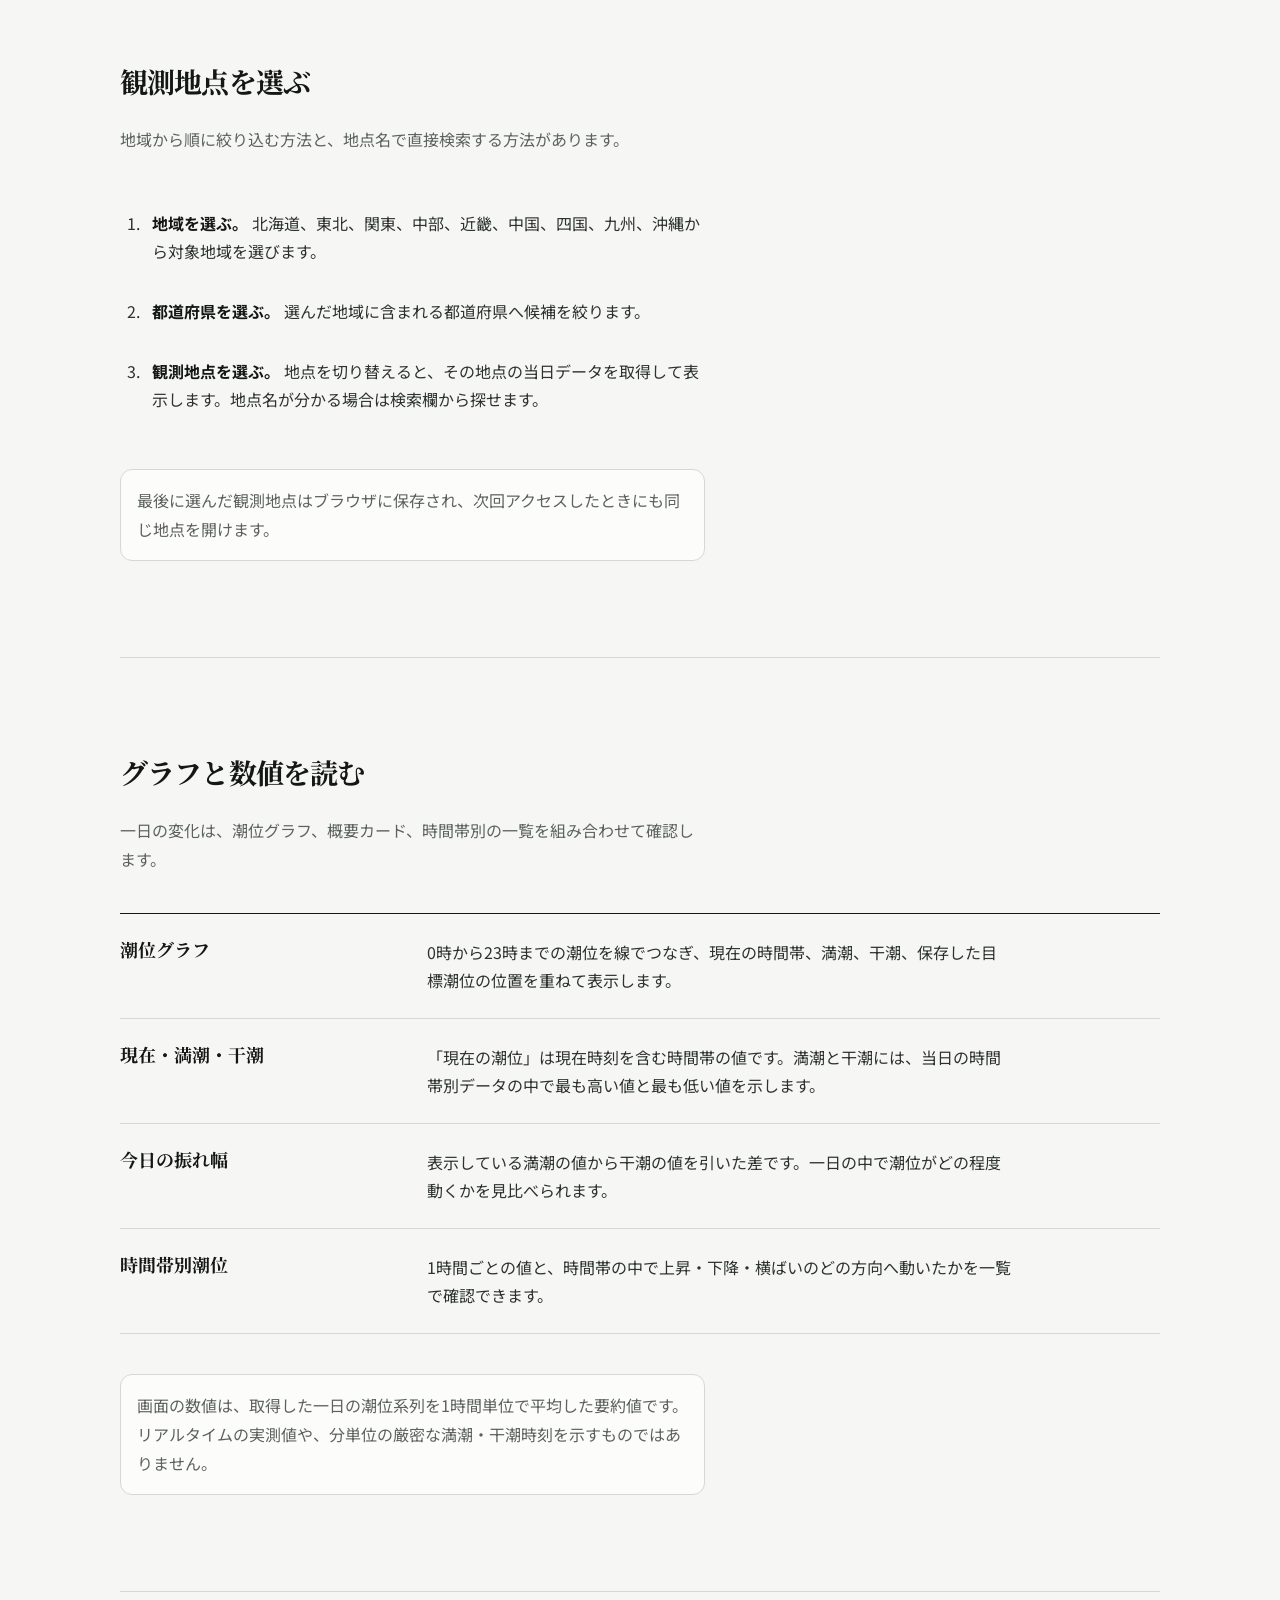
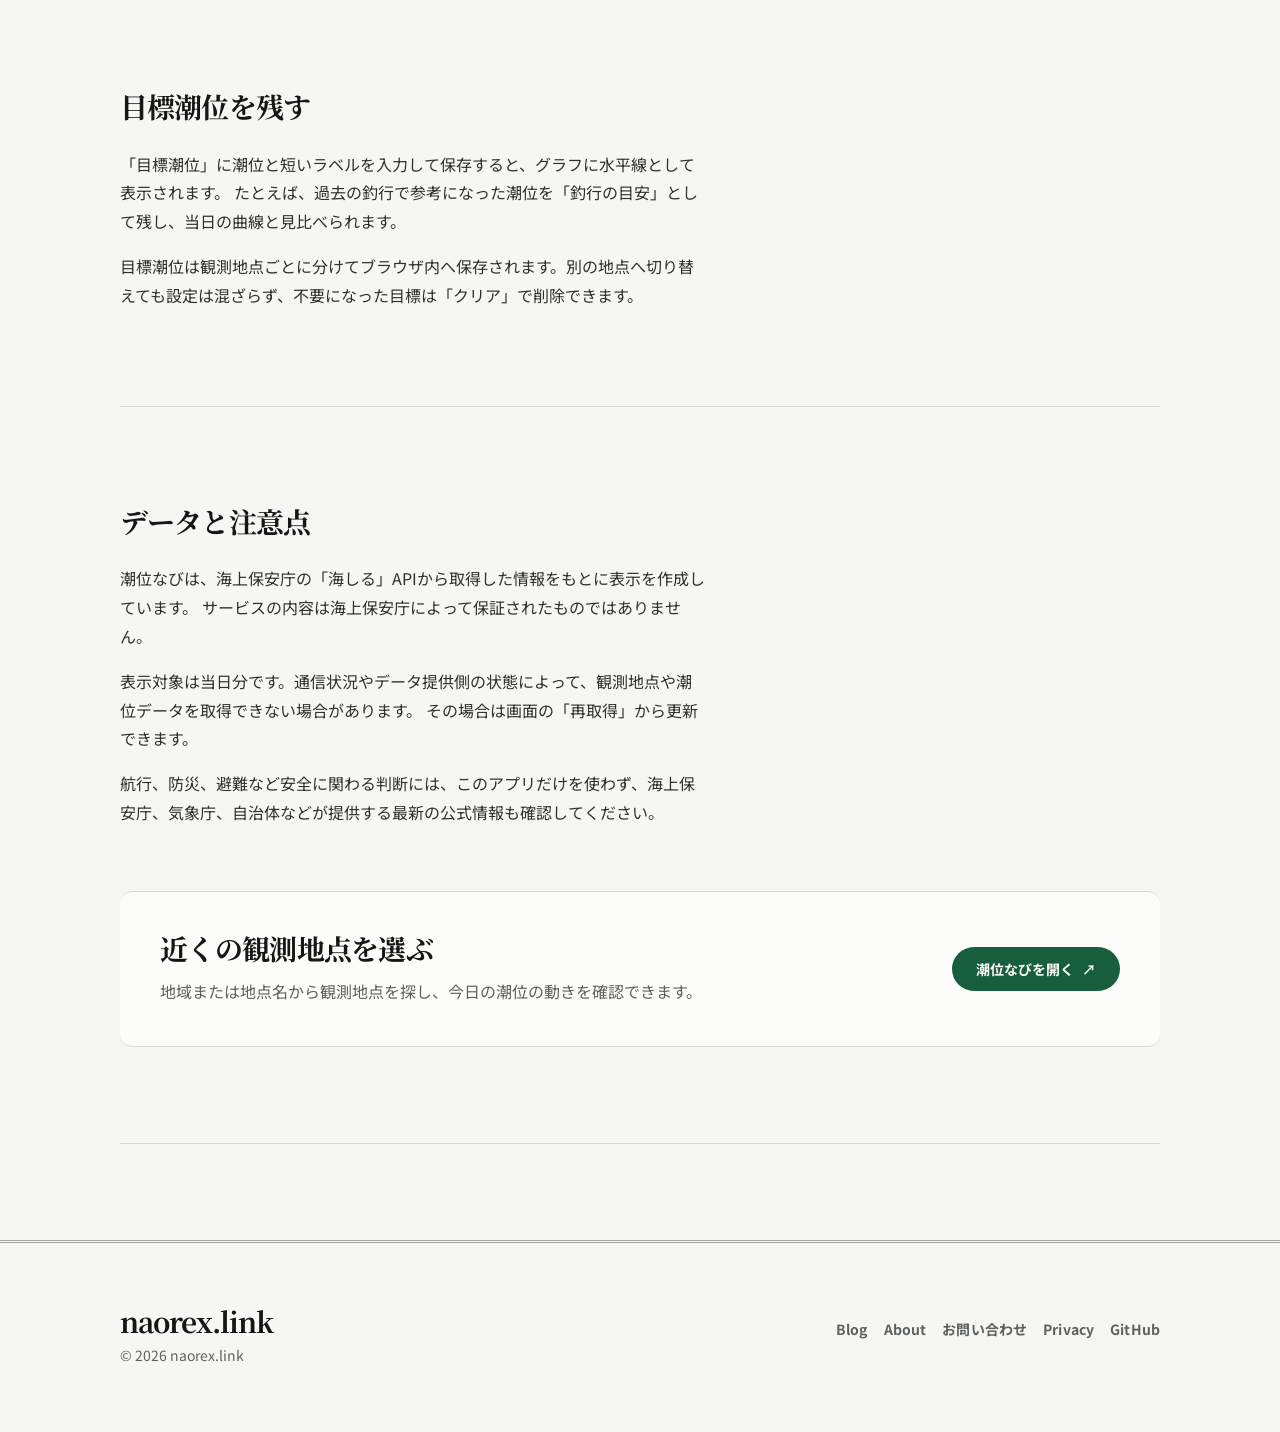
<file: apps/japan-tide-navi.html>
<!doctype html>
<html lang="ja">
  <head>
    <meta charset="utf-8" />
    <meta name="viewport" content="width=device-width, initial-scale=1" />
    <meta
      name="description"
      content="潮位なびで観測地点を選び、今日の潮位グラフ、満潮・干潮、時間帯別の変化、目標潮位を確認する方法とデータの注意点を紹介します。"
    />
    <title>潮位なびの紹介と使い方 | naorex.link</title>

    <link rel="preconnect" href="https://fonts.googleapis.com" />
    <link rel="preconnect" href="https://fonts.gstatic.com" crossorigin />
    <link
      href="https://fonts.googleapis.com/css2?family=Noto+Sans+JP:wght@400;700&amp;family=Noto+Serif+JP:wght@700&amp;display=swap"
      rel="stylesheet"
    />
    <link rel="stylesheet" href="../styles.css" />
  </head>
  <body class="content-site-page app-guide-page">
    <header class="site-header">
      <div class="container">
        <a class="brand" href="../">naorex.link</a>
        <nav class="nav" aria-label="メインナビゲーション">
          <a href="../#apps">Apps</a>
          <a href="../blog.html">Blog</a>
          <a href="../about.html">About</a>
          <a href="../privacy.html">Privacy</a>
          <a href="https://github.com/naorex" rel="me noopener noreferrer"
            >GitHub</a
          >
        </nav>
      </div>
    </header>

    <main class="content-main">
      <article class="container content-page detail-page tide-guide">
        <header class="detail-hero">
          <div>
            <p class="eyebrow">DAILY TIDE TOOL</p>
            <h1>
              潮位なび
              <span class="detail-kicker">今日の潮位を、地点から読む</span>
            </h1>
            <p class="detail-summary">
              日本各地の観測地点を選び、今日の潮位をグラフと時間帯別の一覧で確認するウェブアプリです。
              満潮・干潮の目安や一日の振れ幅を見ながら、釣行などに使う目標潮位も地点ごとに残せます。
            </p>
            <div class="cta-row">
              <a
                class="button"
                href="https://japan-tide-navi.naorex.link/"
                target="_blank"
                rel="noopener noreferrer"
              >
                潮位なびを開く
                <span aria-hidden="true">↗</span>
              </a>
            </div>
          </div>

          <dl class="detail-facts">
            <div>
              <dt>地点選択</dt>
              <dd>地域・都道府県・観測地点から絞り込む</dd>
            </div>
            <div>
              <dt>一日の表示</dt>
              <dd>グラフ、満潮・干潮、時間帯別潮位</dd>
            </div>
            <div>
              <dt>個人用の目印</dt>
              <dd>地点ごとに目標潮位とラベルを保存</dd>
            </div>
          </dl>
        </header>

        <figure class="workbench-overview">
          <img
            src="../assets/japan-tide-navi-overview.webp"
            width="1340"
            height="910"
            alt="潮位なびで観測地点の選択欄、潮位グラフ、現在・満潮・干潮の概要を表示した画面"
            decoding="async"
            fetchpriority="high"
          />
          <figcaption>
            画面例。左で観測地点を選ぶと、右側のグラフ、概要、時間帯別潮位がその地点の当日データに切り替わります。
          </figcaption>
        </figure>

        <nav class="guide-index" aria-labelledby="guide-index-title">
          <h2 id="guide-index-title">このページで分かること</h2>
          <ol>
            <li><a href="#select-station">地点の選び方</a></li>
            <li><a href="#read-tide">表示の読み方</a></li>
            <li><a href="#target-tide">目標潮位</a></li>
            <li><a href="#data-notes">データと注意点</a></li>
          </ol>
        </nav>

        <section id="select-station" class="guide-section">
          <h2>観測地点を選ぶ</h2>
          <p class="section-lede">
            地域から順に絞り込む方法と、地点名で直接検索する方法があります。
          </p>

          <ol class="experiment-list">
            <li>
              <strong>地域を選ぶ。</strong>
              北海道、東北、関東、中部、近畿、中国、四国、九州、沖縄から対象地域を選びます。
            </li>
            <li>
              <strong>都道府県を選ぶ。</strong>
              選んだ地域に含まれる都道府県へ候補を絞ります。
            </li>
            <li>
              <strong>観測地点を選ぶ。</strong>
              地点を切り替えると、その地点の当日データを取得して表示します。地点名が分かる場合は検索欄から探せます。
            </li>
          </ol>

          <p class="guide-note">
            最後に選んだ観測地点はブラウザに保存され、次回アクセスしたときにも同じ地点を開けます。
          </p>
        </section>

        <section id="read-tide" class="guide-section">
          <h2>グラフと数値を読む</h2>
          <p class="section-lede">
            一日の変化は、潮位グラフ、概要カード、時間帯別の一覧を組み合わせて確認します。
          </p>

          <dl class="parameter-list">
            <div>
              <dt>潮位グラフ</dt>
              <dd>
                0時から23時までの潮位を線でつなぎ、現在の時間帯、満潮、干潮、保存した目標潮位の位置を重ねて表示します。
              </dd>
            </div>
            <div>
              <dt>現在・満潮・干潮</dt>
              <dd>
                「現在の潮位」は現在時刻を含む時間帯の値です。満潮と干潮には、当日の時間帯別データの中で最も高い値と最も低い値を示します。
              </dd>
            </div>
            <div>
              <dt>今日の振れ幅</dt>
              <dd>
                表示している満潮の値から干潮の値を引いた差です。一日の中で潮位がどの程度動くかを見比べられます。
              </dd>
            </div>
            <div>
              <dt>時間帯別潮位</dt>
              <dd>
                1時間ごとの値と、時間帯の中で上昇・下降・横ばいのどの方向へ動いたかを一覧で確認できます。
              </dd>
            </div>
          </dl>

          <p class="guide-note">
            画面の数値は、取得した一日の潮位系列を1時間単位で平均した要約値です。リアルタイムの実測値や、分単位の厳密な満潮・干潮時刻を示すものではありません。
          </p>
        </section>

        <section id="target-tide" class="guide-section">
          <h2>目標潮位を残す</h2>
          <div class="guide-prose">
            <p>
              「目標潮位」に潮位と短いラベルを入力して保存すると、グラフに水平線として表示されます。
              たとえば、過去の釣行で参考になった潮位を「釣行の目安」として残し、当日の曲線と見比べられます。
            </p>
            <p>
              目標潮位は観測地点ごとに分けてブラウザ内へ保存されます。別の地点へ切り替えても設定は混ざらず、不要になった目標は「クリア」で削除できます。
            </p>
          </div>
        </section>

        <section id="data-notes" class="guide-section">
          <h2>データと注意点</h2>
          <div class="guide-prose">
            <p>
              潮位なびは、海上保安庁の「海しる」APIから取得した情報をもとに表示を作成しています。
              サービスの内容は海上保安庁によって保証されたものではありません。
            </p>
            <p>
              表示対象は当日分です。通信状況やデータ提供側の状態によって、観測地点や潮位データを取得できない場合があります。
              その場合は画面の「再取得」から更新できます。
            </p>
            <p>
              航行、防災、避難など安全に関わる判断には、このアプリだけを使わず、海上保安庁、気象庁、自治体などが提供する最新の公式情報も確認してください。
            </p>
          </div>

          <div class="final-cta">
            <div>
              <h3>近くの観測地点を選ぶ</h3>
              <p>
                地域または地点名から観測地点を探し、今日の潮位の動きを確認できます。
              </p>
            </div>
            <a
              class="button"
              href="https://japan-tide-navi.naorex.link/"
              target="_blank"
              rel="noopener noreferrer"
            >
              潮位なびを開く
              <span aria-hidden="true">↗</span>
            </a>
          </div>
        </section>
      </article>
    </main>

    <footer class="site-footer">
      <div class="container footer-inner">
        <div class="footer-signature">
          <a class="footer-brand" href="../">naorex.link</a>
          <p class="footer-copyright">&copy; <span id="year"></span> naorex.link</p>
        </div>
        <div class="footer-links">
          <a href="../blog.html">Blog</a>
          <a href="../about.html">About</a>
          <a href="../privacy.html#contact">お問い合わせ</a>
          <a href="../privacy.html">Privacy</a>
          <a
            href="https://github.com/naorex"
            target="_blank"
            rel="noopener noreferrer"
            >GitHub</a
          >
        </div>
      </div>
    </footer>

    <script>
      document.getElementById("year").textContent = new Date().getFullYear();
    </script>
  </body>
</html>
</file>
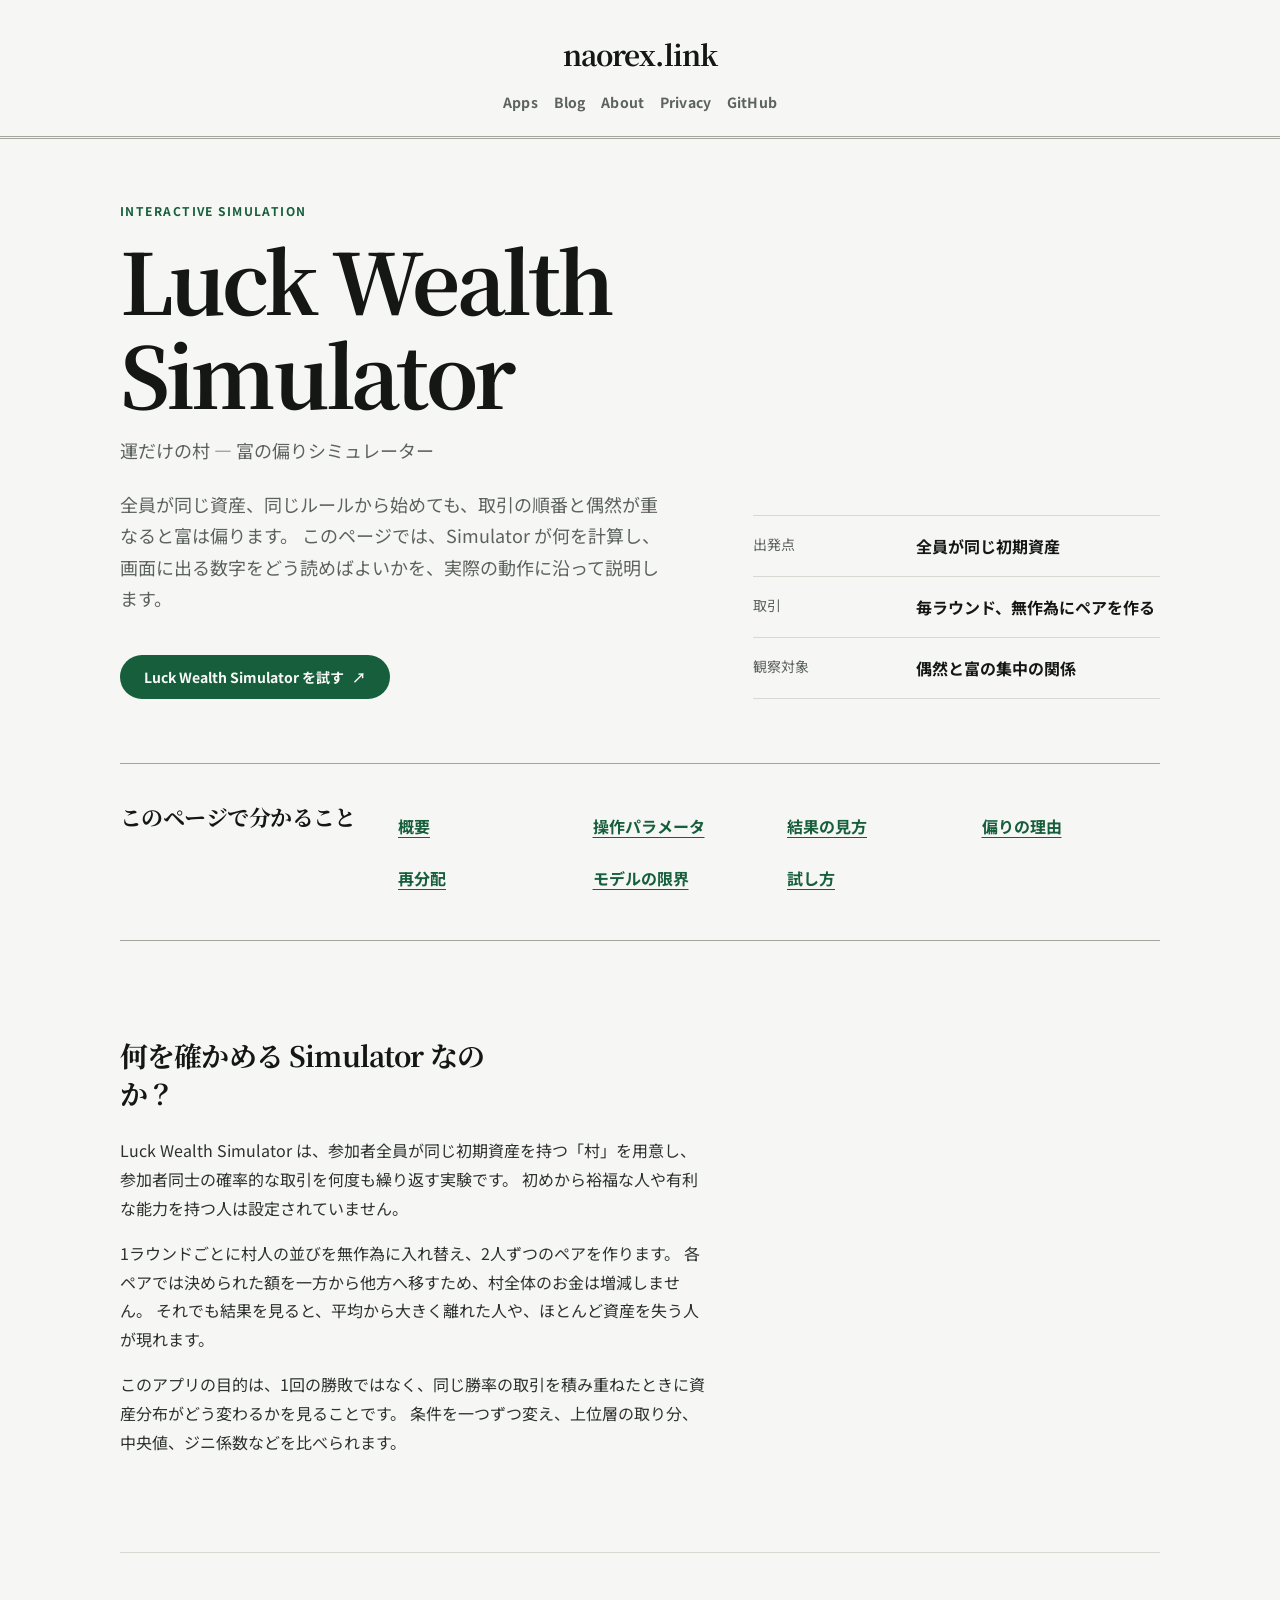
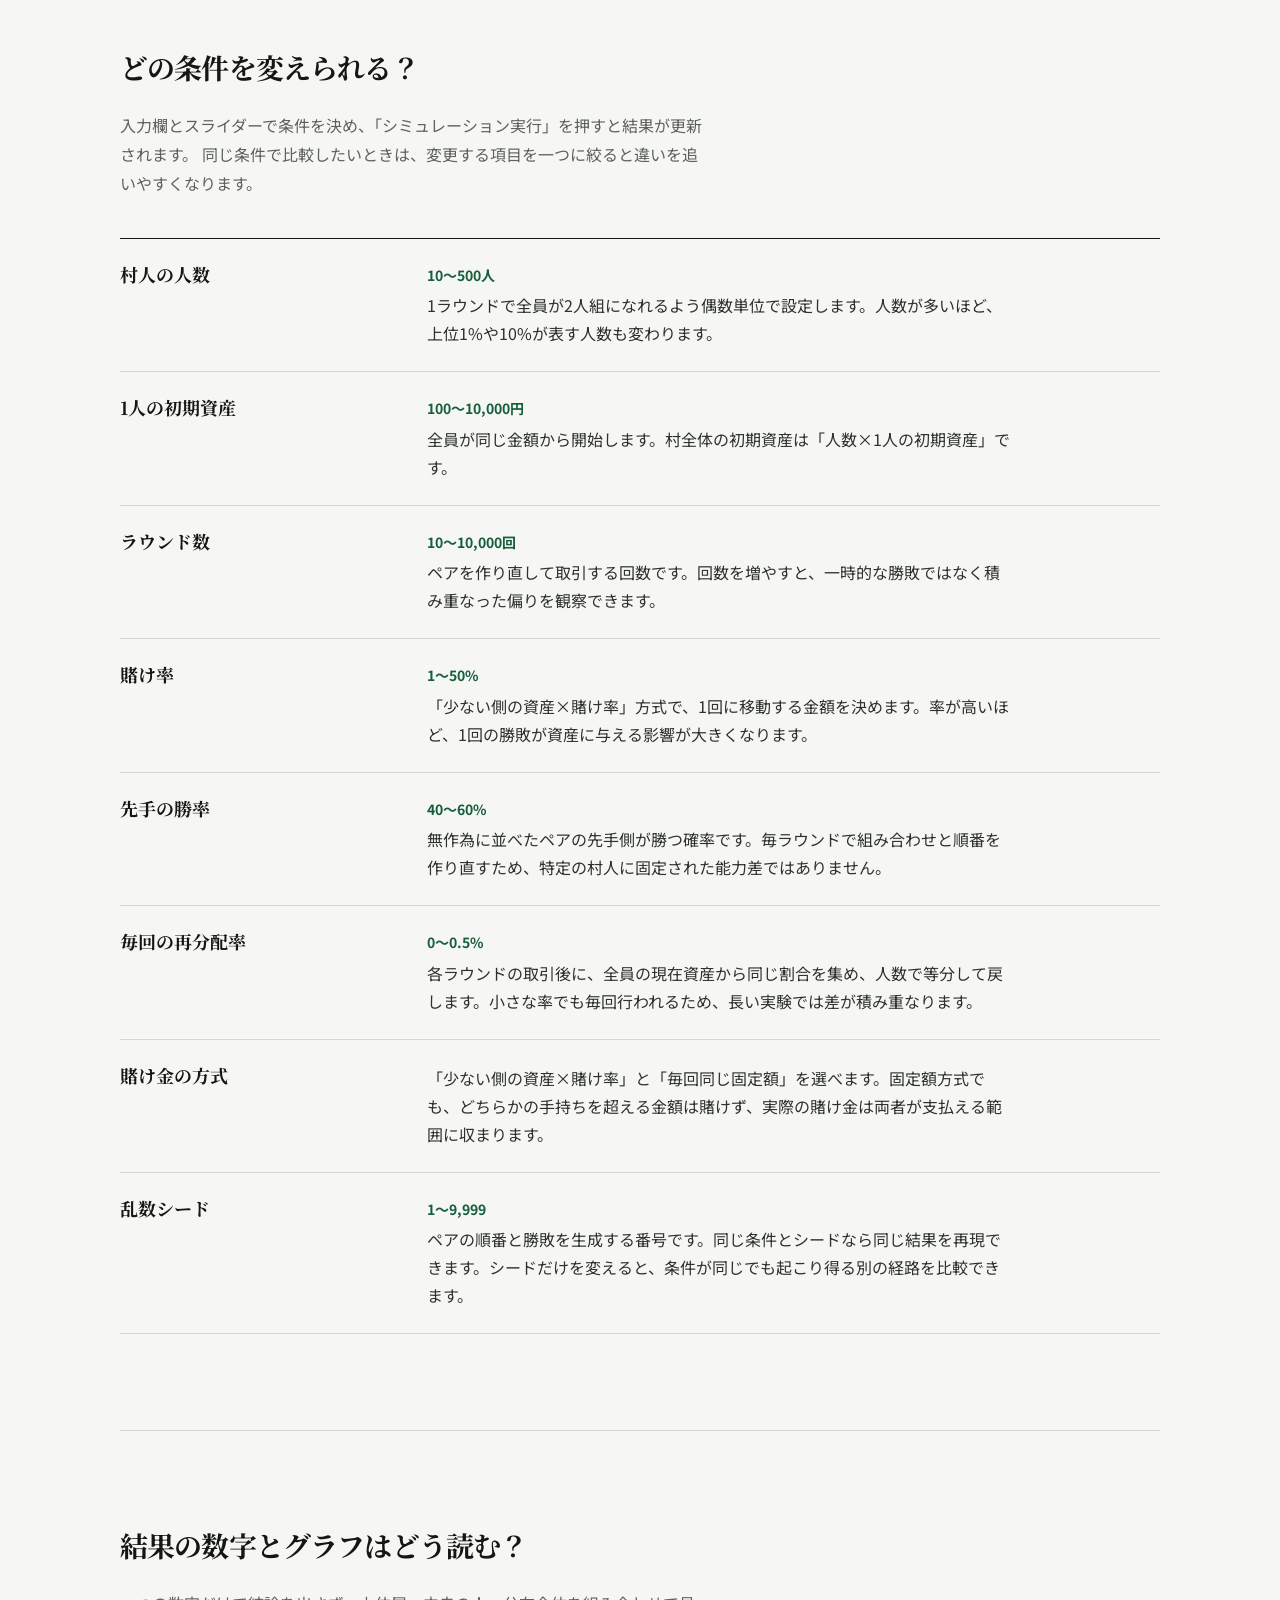
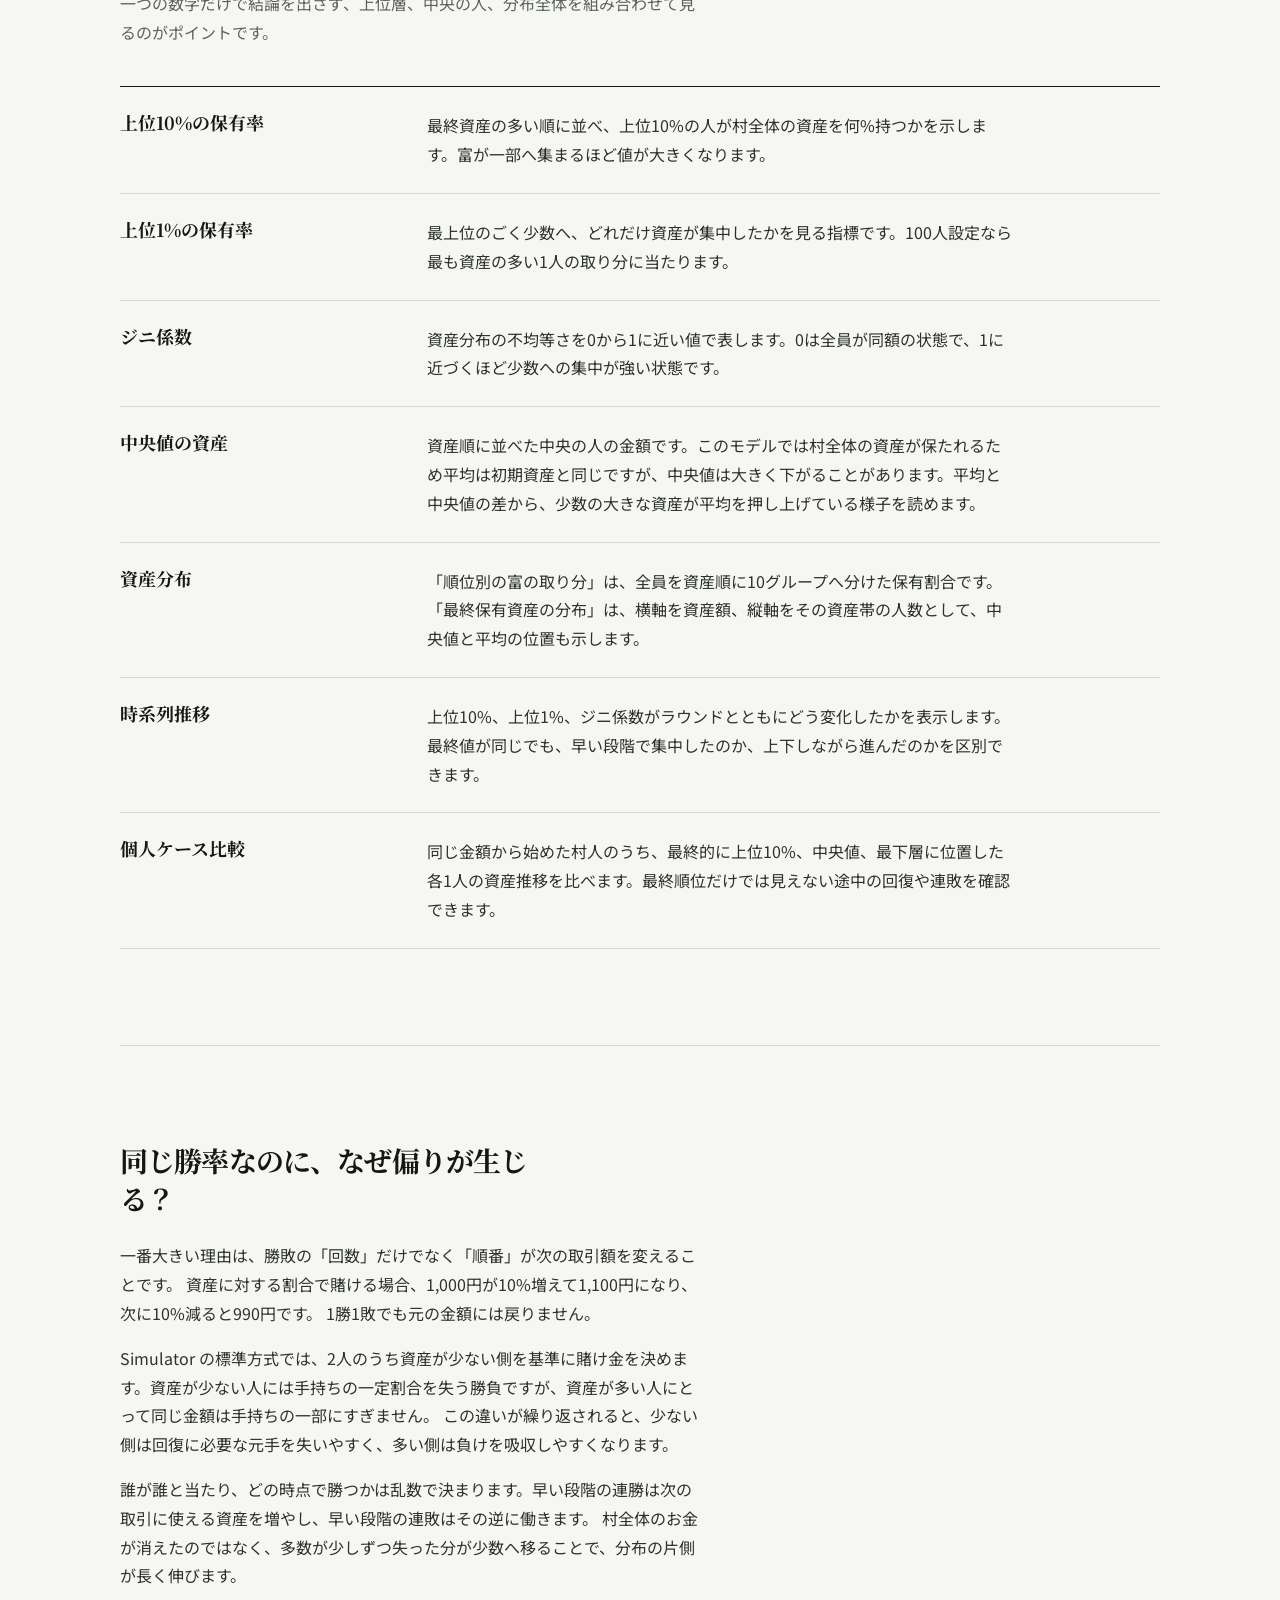
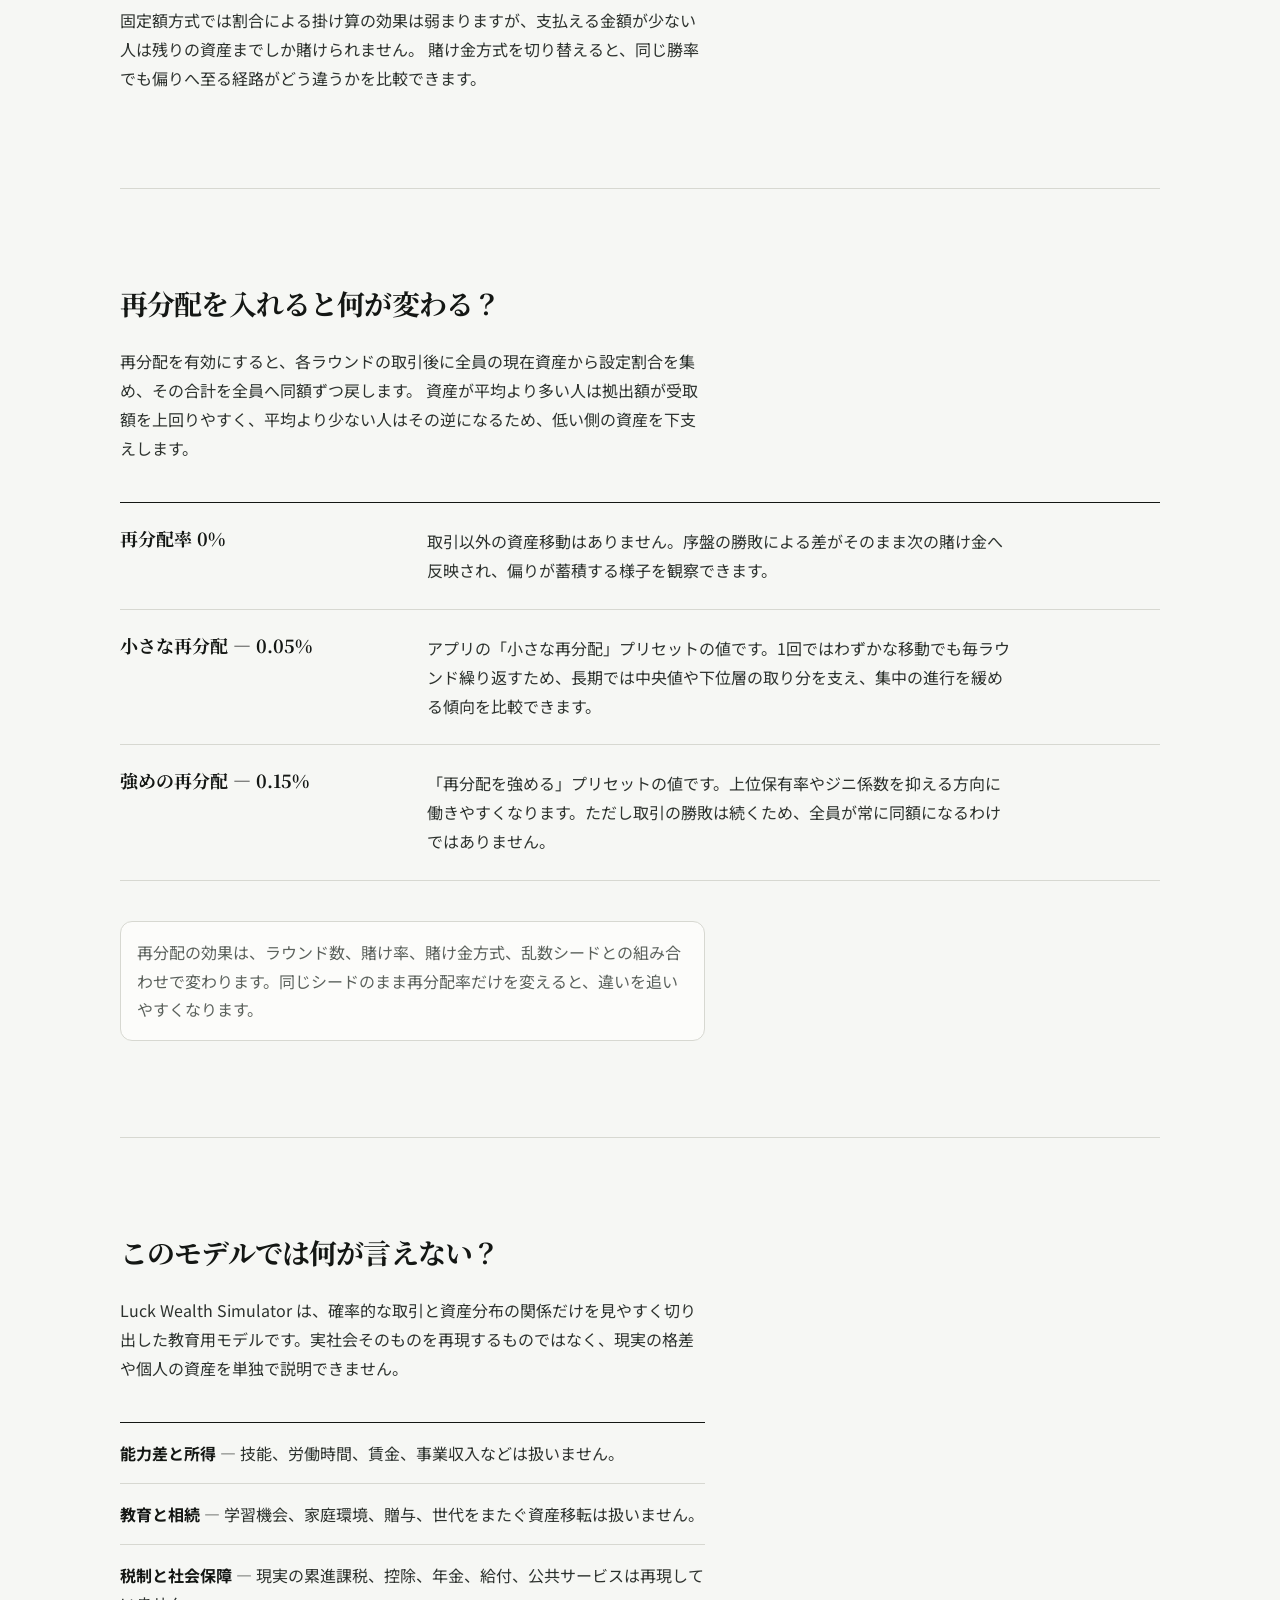
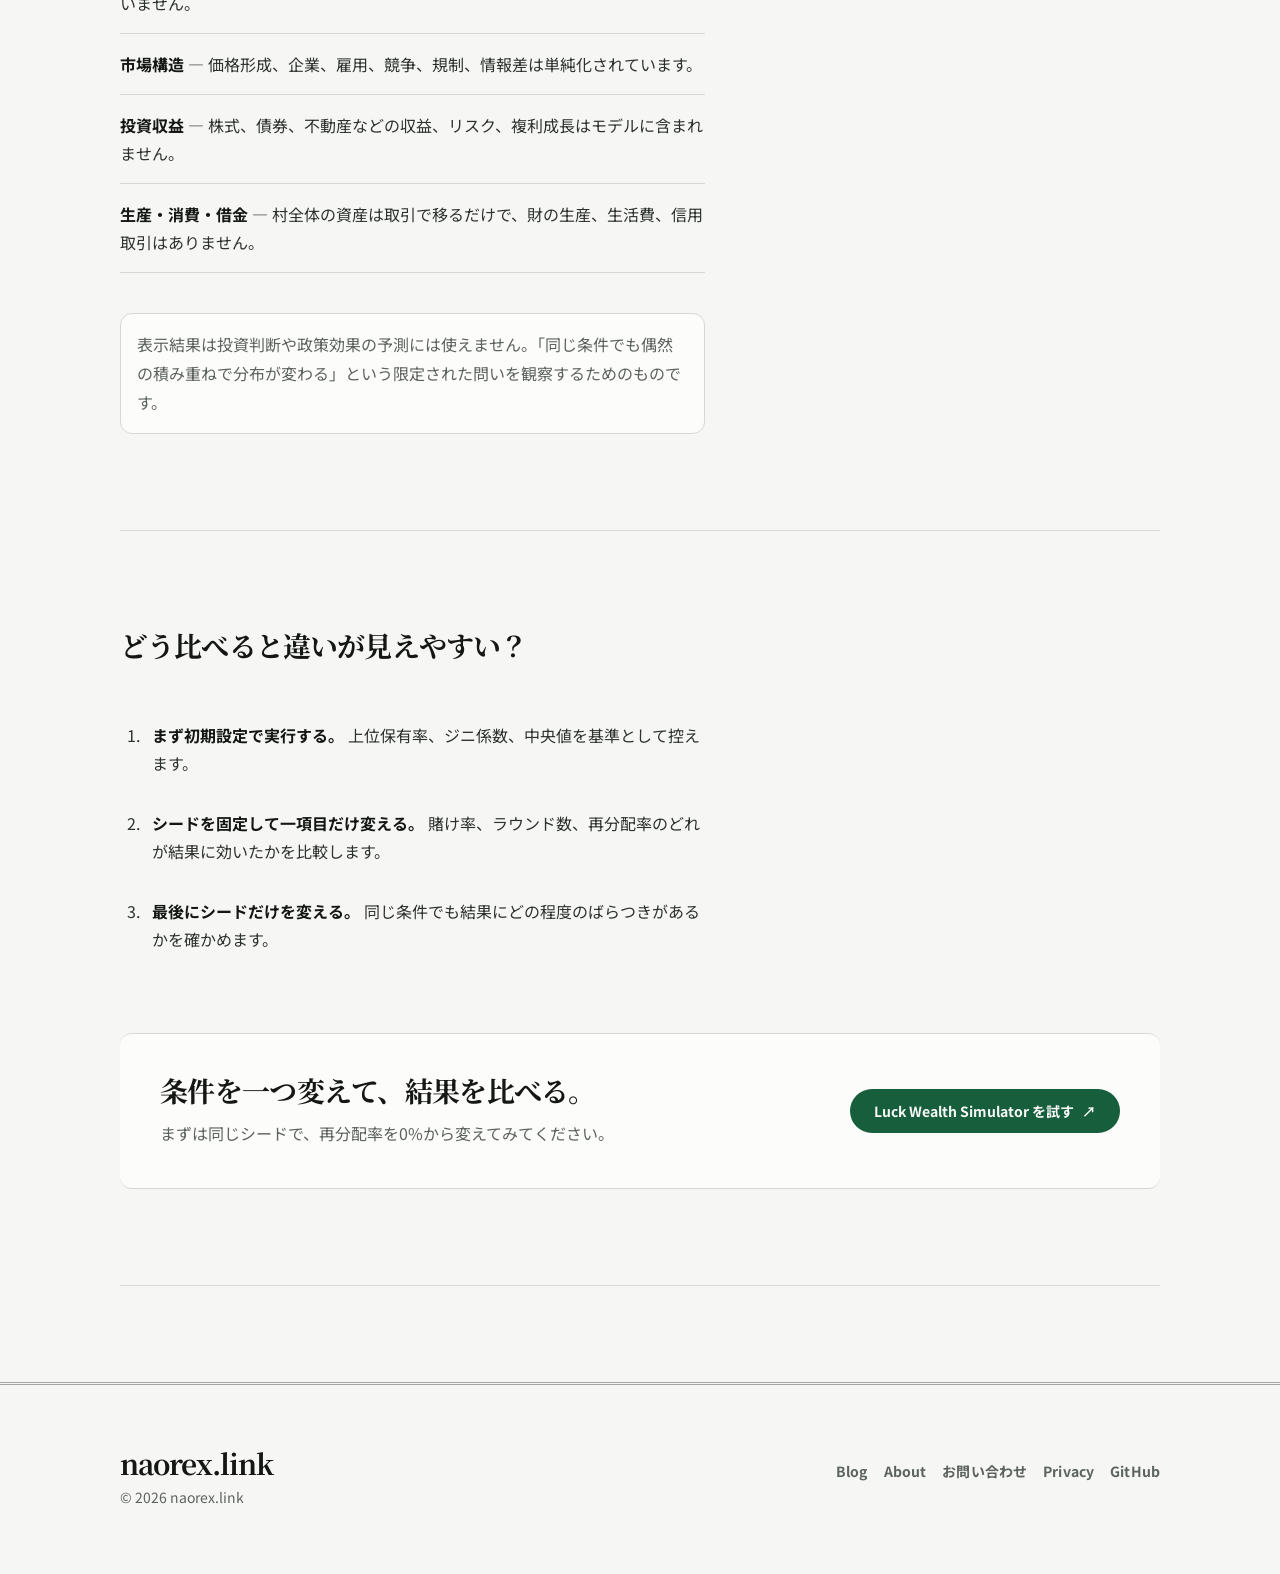
<file: apps/luck-wealth-simulator.html>
<!doctype html>
<html lang="ja">
  <head>
    <meta charset="utf-8" />
    <meta name="viewport" content="width=device-width, initial-scale=1" />
    <meta
      name="description"
      content="Luck Wealth Simulator（運だけの村）の仕組み、操作パラメータ、結果指標、再分配の効果、モデルの限界を詳しく解説します。"
    />
    <title>Luck Wealth Simulator の詳しい解説 | naorex.link</title>

    <link rel="preconnect" href="https://fonts.googleapis.com" />
    <link rel="preconnect" href="https://fonts.gstatic.com" crossorigin />
    <link
      href="https://fonts.googleapis.com/css2?family=Noto+Sans+JP:wght@400;700&amp;family=Noto+Serif+JP:wght@700&amp;display=swap"
      rel="stylesheet"
    />
    <link rel="stylesheet" href="../styles.css" />
  </head>
  <body class="content-site-page app-guide-page">
    <header class="site-header">
      <div class="container">
        <a class="brand" href="../">naorex.link</a>
        <nav class="nav" aria-label="メインナビゲーション">
          <a href="../#apps">Apps</a>
          <a href="../blog.html">Blog</a>
          <a href="../about.html">About</a>
          <a href="../privacy.html">Privacy</a>
          <a href="https://github.com/naorex" rel="me noopener noreferrer"
            >GitHub</a
          >
        </nav>
      </div>
    </header>

    <main class="content-main">
      <article class="container content-page detail-page">
        <header class="detail-hero">
          <div>
            <p class="eyebrow">INTERACTIVE SIMULATION</p>
            <h1>
              Luck Wealth Simulator
              <span class="detail-kicker">運だけの村 — 富の偏りシミュレーター</span>
            </h1>
            <p class="detail-summary">
              全員が同じ資産、同じルールから始めても、取引の順番と偶然が重なると富は偏ります。
              このページでは、Simulator
              が何を計算し、画面に出る数字をどう読めばよいかを、実際の動作に沿って説明します。
            </p>
            <div class="cta-row">
              <a
                class="button"
                href="https://luck-wealth-simulator.naorex.link/"
                target="_blank"
                rel="noopener noreferrer"
              >
                Luck Wealth Simulator を試す
                <span aria-hidden="true">↗</span>
              </a>
            </div>
          </div>

          <dl class="detail-facts">
            <div>
              <dt>出発点</dt>
              <dd>全員が同じ初期資産</dd>
            </div>
            <div>
              <dt>取引</dt>
              <dd>毎ラウンド、無作為にペアを作る</dd>
            </div>
            <div>
              <dt>観察対象</dt>
              <dd>偶然と富の集中の関係</dd>
            </div>
          </dl>
        </header>

        <nav class="guide-index" aria-labelledby="guide-index-title">
          <h2 id="guide-index-title">このページで分かること</h2>
          <ol>
            <li><a href="#overview">概要</a></li>
            <li><a href="#parameters">操作パラメータ</a></li>
            <li><a href="#results">結果の見方</a></li>
            <li><a href="#why-unequal">偏りの理由</a></li>
            <li><a href="#redistribution">再分配</a></li>
            <li><a href="#limitations">モデルの限界</a></li>
            <li><a href="#how-to-compare">試し方</a></li>
          </ol>
        </nav>

        <section id="overview" class="guide-section">
          <h2>何を確かめる Simulator なのか？</h2>
          <div class="guide-prose">
            <p>
              Luck Wealth Simulator
              は、参加者全員が同じ初期資産を持つ「村」を用意し、参加者同士の確率的な取引を何度も繰り返す実験です。
              初めから裕福な人や有利な能力を持つ人は設定されていません。
            </p>
            <p>
              1ラウンドごとに村人の並びを無作為に入れ替え、2人ずつのペアを作ります。
              各ペアでは決められた額を一方から他方へ移すため、村全体のお金は増減しません。
              それでも結果を見ると、平均から大きく離れた人や、ほとんど資産を失う人が現れます。
            </p>
            <p>
              このアプリの目的は、1回の勝敗ではなく、同じ勝率の取引を積み重ねたときに資産分布がどう変わるかを見ることです。
              条件を一つずつ変え、上位層の取り分、中央値、ジニ係数などを比べられます。
            </p>
          </div>
        </section>

        <section id="parameters" class="guide-section">
          <h2>どの条件を変えられる？</h2>
          <p class="section-lede">
            入力欄とスライダーで条件を決め、「シミュレーション実行」を押すと結果が更新されます。
            同じ条件で比較したいときは、変更する項目を一つに絞ると違いを追いやすくなります。
          </p>

          <dl class="parameter-list">
            <div>
              <dt>村人の人数</dt>
              <dd>
                <span class="parameter-range">10〜500人</span>
                1ラウンドで全員が2人組になれるよう偶数単位で設定します。人数が多いほど、上位1%や10%が表す人数も変わります。
              </dd>
            </div>
            <div>
              <dt>1人の初期資産</dt>
              <dd>
                <span class="parameter-range">100〜10,000円</span>
                全員が同じ金額から開始します。村全体の初期資産は「人数×1人の初期資産」です。
              </dd>
            </div>
            <div>
              <dt>ラウンド数</dt>
              <dd>
                <span class="parameter-range">10〜10,000回</span>
                ペアを作り直して取引する回数です。回数を増やすと、一時的な勝敗ではなく積み重なった偏りを観察できます。
              </dd>
            </div>
            <div>
              <dt>賭け率</dt>
              <dd>
                <span class="parameter-range">1〜50%</span>
                「少ない側の資産×賭け率」方式で、1回に移動する金額を決めます。率が高いほど、1回の勝敗が資産に与える影響が大きくなります。
              </dd>
            </div>
            <div>
              <dt>先手の勝率</dt>
              <dd>
                <span class="parameter-range">40〜60%</span>
                無作為に並べたペアの先手側が勝つ確率です。毎ラウンドで組み合わせと順番を作り直すため、特定の村人に固定された能力差ではありません。
              </dd>
            </div>
            <div>
              <dt>毎回の再分配率</dt>
              <dd>
                <span class="parameter-range">0〜0.5%</span>
                各ラウンドの取引後に、全員の現在資産から同じ割合を集め、人数で等分して戻します。小さな率でも毎回行われるため、長い実験では差が積み重なります。
              </dd>
            </div>
            <div>
              <dt>賭け金の方式</dt>
              <dd>
                「少ない側の資産×賭け率」と「毎回同じ固定額」を選べます。固定額方式でも、どちらかの手持ちを超える金額は賭けず、実際の賭け金は両者が支払える範囲に収まります。
              </dd>
            </div>
            <div>
              <dt>乱数シード</dt>
              <dd>
                <span class="parameter-range">1〜9,999</span>
                ペアの順番と勝敗を生成する番号です。同じ条件とシードなら同じ結果を再現できます。シードだけを変えると、条件が同じでも起こり得る別の経路を比較できます。
              </dd>
            </div>
          </dl>
        </section>

        <section id="results" class="guide-section">
          <h2>結果の数字とグラフはどう読む？</h2>
          <p class="section-lede">
            一つの数字だけで結論を出さず、上位層、中央の人、分布全体を組み合わせて見るのがポイントです。
          </p>

          <div class="result-list">
            <section class="result-item">
              <h3>上位10%の保有率</h3>
              <p>
                最終資産の多い順に並べ、上位10%の人が村全体の資産を何%持つかを示します。富が一部へ集まるほど値が大きくなります。
              </p>
            </section>
            <section class="result-item">
              <h3>上位1%の保有率</h3>
              <p>
                最上位のごく少数へ、どれだけ資産が集中したかを見る指標です。100人設定なら最も資産の多い1人の取り分に当たります。
              </p>
            </section>
            <section class="result-item">
              <h3>ジニ係数</h3>
              <p>
                資産分布の不均等さを0から1に近い値で表します。0は全員が同額の状態で、1に近づくほど少数への集中が強い状態です。
              </p>
            </section>
            <section class="result-item">
              <h3>中央値の資産</h3>
              <p>
                資産順に並べた中央の人の金額です。このモデルでは村全体の資産が保たれるため平均は初期資産と同じですが、中央値は大きく下がることがあります。平均と中央値の差から、少数の大きな資産が平均を押し上げている様子を読めます。
              </p>
            </section>
            <section class="result-item">
              <h3>資産分布</h3>
              <p>
                「順位別の富の取り分」は、全員を資産順に10グループへ分けた保有割合です。「最終保有資産の分布」は、横軸を資産額、縦軸をその資産帯の人数として、中央値と平均の位置も示します。
              </p>
            </section>
            <section class="result-item">
              <h3>時系列推移</h3>
              <p>
                上位10%、上位1%、ジニ係数がラウンドとともにどう変化したかを表示します。最終値が同じでも、早い段階で集中したのか、上下しながら進んだのかを区別できます。
              </p>
            </section>
            <section class="result-item">
              <h3>個人ケース比較</h3>
              <p>
                同じ金額から始めた村人のうち、最終的に上位10%、中央値、最下層に位置した各1人の資産推移を比べます。最終順位だけでは見えない途中の回復や連敗を確認できます。
              </p>
            </section>
          </div>
        </section>

        <section id="why-unequal" class="guide-section">
          <h2>同じ勝率なのに、なぜ偏りが生じる？</h2>
          <div class="guide-prose">
            <p>
              一番大きい理由は、勝敗の「回数」だけでなく「順番」が次の取引額を変えることです。
              資産に対する割合で賭ける場合、1,000円が10%増えて1,100円になり、次に10%減ると990円です。
              1勝1敗でも元の金額には戻りません。
            </p>
            <p>
              Simulator
              の標準方式では、2人のうち資産が少ない側を基準に賭け金を決めます。資産が少ない人には手持ちの一定割合を失う勝負ですが、資産が多い人にとって同じ金額は手持ちの一部にすぎません。
              この違いが繰り返されると、少ない側は回復に必要な元手を失いやすく、多い側は負けを吸収しやすくなります。
            </p>
            <p>
              誰が誰と当たり、どの時点で勝つかは乱数で決まります。早い段階の連勝は次の取引に使える資産を増やし、早い段階の連敗はその逆に働きます。
              村全体のお金が消えたのではなく、多数が少しずつ失った分が少数へ移ることで、分布の片側が長く伸びます。
            </p>
            <p>
              固定額方式では割合による掛け算の効果は弱まりますが、支払える金額が少ない人は残りの資産までしか賭けられません。
              賭け金方式を切り替えると、同じ勝率でも偏りへ至る経路がどう違うかを比較できます。
            </p>
          </div>
        </section>

        <section id="redistribution" class="guide-section">
          <h2>再分配を入れると何が変わる？</h2>
          <div class="guide-prose">
            <p>
              再分配を有効にすると、各ラウンドの取引後に全員の現在資産から設定割合を集め、その合計を全員へ同額ずつ戻します。
              資産が平均より多い人は拠出額が受取額を上回りやすく、平均より少ない人はその逆になるため、低い側の資産を下支えします。
            </p>
          </div>

          <div class="redistribution-list">
            <section>
              <h3>再分配率 0%</h3>
              <p>
                取引以外の資産移動はありません。序盤の勝敗による差がそのまま次の賭け金へ反映され、偏りが蓄積する様子を観察できます。
              </p>
            </section>
            <section>
              <h3>小さな再分配 — 0.05%</h3>
              <p>
                アプリの「小さな再分配」プリセットの値です。1回ではわずかな移動でも毎ラウンド繰り返すため、長期では中央値や下位層の取り分を支え、集中の進行を緩める傾向を比較できます。
              </p>
            </section>
            <section>
              <h3>強めの再分配 — 0.15%</h3>
              <p>
                「再分配を強める」プリセットの値です。上位保有率やジニ係数を抑える方向に働きやすくなります。ただし取引の勝敗は続くため、全員が常に同額になるわけではありません。
              </p>
            </section>
          </div>

          <p class="guide-note">
            再分配の効果は、ラウンド数、賭け率、賭け金方式、乱数シードとの組み合わせで変わります。同じシードのまま再分配率だけを変えると、違いを追いやすくなります。
          </p>
        </section>

        <section id="limitations" class="guide-section">
          <h2>このモデルでは何が言えない？</h2>
          <div class="guide-prose">
            <p>
              Luck Wealth Simulator
              は、確率的な取引と資産分布の関係だけを見やすく切り出した教育用モデルです。実社会そのものを再現するものではなく、現実の格差や個人の資産を単独で説明できません。
            </p>
          </div>

          <ul class="limitations-list">
            <li><strong>能力差と所得</strong> — 技能、労働時間、賃金、事業収入などは扱いません。</li>
            <li><strong>教育と相続</strong> — 学習機会、家庭環境、贈与、世代をまたぐ資産移転は扱いません。</li>
            <li><strong>税制と社会保障</strong> — 現実の累進課税、控除、年金、給付、公共サービスは再現していません。</li>
            <li><strong>市場構造</strong> — 価格形成、企業、雇用、競争、規制、情報差は単純化されています。</li>
            <li><strong>投資収益</strong> — 株式、債券、不動産などの収益、リスク、複利成長はモデルに含まれません。</li>
            <li><strong>生産・消費・借金</strong> — 村全体の資産は取引で移るだけで、財の生産、生活費、信用取引はありません。</li>
          </ul>

          <p class="guide-note">
            表示結果は投資判断や政策効果の予測には使えません。「同じ条件でも偶然の積み重ねで分布が変わる」という限定された問いを観察するためのものです。
          </p>
        </section>

        <section id="how-to-compare" class="guide-section">
          <h2>どう比べると違いが見えやすい？</h2>
          <ol class="experiment-list">
            <li>
              <strong>まず初期設定で実行する。</strong>
              上位保有率、ジニ係数、中央値を基準として控えます。
            </li>
            <li>
              <strong>シードを固定して一項目だけ変える。</strong>
              賭け率、ラウンド数、再分配率のどれが結果に効いたかを比較します。
            </li>
            <li>
              <strong>最後にシードだけを変える。</strong>
              同じ条件でも結果にどの程度のばらつきがあるかを確かめます。
            </li>
          </ol>

          <aside class="final-cta" aria-label="Luck Wealth Simulator へのリンク">
            <div>
              <h3>条件を一つ変えて、結果を比べる。</h3>
              <p>まずは同じシードで、再分配率を0%から変えてみてください。</p>
            </div>
            <a
              class="button"
              href="https://luck-wealth-simulator.naorex.link/"
              target="_blank"
              rel="noopener noreferrer"
            >
              Luck Wealth Simulator を試す
              <span aria-hidden="true">↗</span>
            </a>
          </aside>
        </section>
      </article>
    </main>

    <footer class="site-footer">
      <div class="container footer-inner">
        <div class="footer-signature">
          <a class="footer-brand" href="../">naorex.link</a>
          <p class="footer-copyright">&copy; <span id="year"></span> naorex.link</p>
        </div>
        <div class="footer-links">
          <a href="../blog.html">Blog</a>
          <a href="../about.html">About</a>
          <a href="../privacy.html#contact">お問い合わせ</a>
          <a href="../privacy.html">Privacy</a>
          <a
            href="https://github.com/naorex"
            target="_blank"
            rel="noopener noreferrer"
            >GitHub</a
          >
        </div>
      </div>
    </footer>

    <script>
      document.getElementById("year").textContent = new Date().getFullYear();
    </script>
  </body>
</html>
</file>
<file: styles.css>
/* Hallmark · genre: editorial · macrostructures: Split Studio / Guide shell / Long Document · theme: Garden · nav: N6 · footer: Ft1 · design-system: design.md · designed-as-app */
/* Hallmark · pre-emit critique: P5 H5 E5 S5 R5 V4 · contrast: pass (40–41) · nav: N6 · footer: Ft1 · slop: 58/58 · honest: pass (46) · chrome: pass (47) · tokens: pass (48) · responsive/mobile: pass (34, 49–57) · icons: pass (30) */
@import url("./tokens.css");

* {
  box-sizing: border-box;
}

html {
  scroll-behavior: smooth;
  overflow-x: clip;
}

body {
  margin: 0;
  overflow-x: clip;
  background: var(--color-paper);
  color: var(--color-ink);
  font-family: var(--font-site);
  line-height: 1.75;
}

a {
  color: inherit;
}

a:focus-visible {
  outline: 2px solid var(--color-focus);
  outline-offset: var(--space-2xs);
}

a:active {
  text-decoration-thickness: 2px;
}

a[aria-disabled="true"] {
  cursor: not-allowed;
  opacity: 0.55;
  pointer-events: none;
}

.container {
  width: min(calc(100% - var(--space-xl)), var(--page-max));
  margin-inline: auto;
}

.site-header {
  position: sticky;
  top: 0;
  z-index: var(--z-sticky);
  border-bottom: var(--rule-hairline) solid
    color-mix(in oklch, var(--color-rule) 85%, transparent);
  background: color-mix(in oklch, var(--color-paper) 92%, transparent);
  backdrop-filter: blur(12px);
}

.site-header .container {
  display: flex;
  min-height: var(--header-height);
  align-items: center;
  justify-content: space-between;
  gap: var(--space-lg);
}

.brand {
  font-size: 1.05rem;
  font-weight: 800;
  letter-spacing: -0.02em;
  text-decoration: none;
}

.nav {
  display: flex;
  flex-wrap: wrap;
  gap: var(--space-md);
}

.nav a,
.footer-links a {
  color: var(--color-muted);
  font-size: 0.92rem;
  line-height: 1;
  text-decoration: none;
  white-space: nowrap;
}

.nav a[aria-current="page"] {
  color: var(--color-ink);
  text-decoration: underline;
  text-decoration-color: var(--color-accent);
  text-decoration-thickness: 2px;
  text-underline-offset: 2px;
}

.nav a:hover,
.footer-links a:hover,
.about-copy a:hover,
.policy a:not(.button):hover,
.content-page a:hover,
.text-link:hover {
  color: var(--color-accent);
}

.hero {
  padding: var(--space-3xl) 0 var(--space-4xl);
}

.hero-inner {
  display: grid;
  gap: var(--space-xl);
  max-width: var(--page-max);
}

.hero-heading,
.app-intro,
.app-proof {
  min-width: 0;
}

.eyebrow,
.app-meta {
  margin: 0 0 var(--space-sm);
  color: var(--color-accent);
  font-size: 0.76rem;
  font-weight: 800;
  letter-spacing: 0.14em;
}

.hero h1,
.policy h1 {
  margin: 0;
  max-width: 780px;
  font-size: clamp(2.6rem, 8vw, 5.5rem);
  font-weight: 800;
  letter-spacing: -0.055em;
  line-height: 1.02;
}

.portal-home .hero h1,
.portal-home .app-card h2,
.portal-home .app-proof h3,
.portal-home .about h2 {
  min-width: 0;
  font-family: var(--font-display);
  font-style: normal;
  overflow-wrap: anywhere;
}

.portal-home .hero h1 {
  max-width: 12ch;
}

.hero-copy {
  max-width: 65ch;
  margin: 0;
  align-self: end;
  color: var(--color-muted);
  font-size: 1.08rem;
}

.section {
  padding: var(--space-3xl) 0;
  border-top: var(--rule-hairline) solid var(--color-rule);
}

.section-heading h2,
.about h2,
.policy h2 {
  margin: 0;
  letter-spacing: -0.03em;
}

.section-heading h2,
.about h2 {
  font-size: clamp(1.8rem, 4vw, 2.8rem);
}

.app-grid {
  display: grid;
  grid-template-columns: minmax(0, 1fr);
  gap: var(--space-md);
  margin-top: var(--space-xl);
}

.featured-app-section .app-grid {
  margin-top: 0;
}

.app-card {
  display: flex;
  min-height: 0;
  flex-direction: column;
  justify-content: space-between;
  gap: var(--space-xl);
  padding: var(--space-xl);
  border: var(--rule-hairline) solid var(--color-rule);
  border-radius: var(--radius-md);
  background: var(--color-paper-raised);
}

.app-card h3 {
  margin: 0 0 var(--space-sm);
  font-size: 1.5rem;
  letter-spacing: -0.03em;
}

.app-card h2 {
  margin: 0;
  font-size: clamp(2rem, 5vw, 3.5rem);
  font-weight: 700;
  letter-spacing: -0.04em;
  line-height: 1.05;
}

.app-card p {
  margin: 0;
  color: var(--color-muted);
}

.app-card .app-lede {
  max-width: 46ch;
  margin-top: var(--space-lg);
  font-size: var(--text-md);
  line-height: 1.65;
}

.app-intro .card-actions {
  margin-top: var(--space-xl);
}

.app-proof {
  padding-top: var(--space-xl);
  border-top: var(--rule-hairline) solid var(--color-rule);
}

.app-proof h3 {
  margin: 0;
  font-size: var(--text-lg);
  font-weight: 700;
  letter-spacing: -0.025em;
  line-height: 1.2;
}

.app-facts {
  margin: var(--space-lg) 0 0;
  border-top: var(--rule-hairline) solid var(--color-rule);
}

.app-facts div {
  display: grid;
  gap: var(--space-2xs);
  padding-block: var(--space-md);
  border-bottom: var(--rule-hairline) solid var(--color-rule);
}

.app-facts dt {
  color: var(--color-ink);
  font-weight: 700;
}

.app-facts dd {
  margin: 0;
  color: var(--color-muted);
}

.card-actions,
.cta-row {
  display: flex;
  flex-wrap: wrap;
  align-items: center;
  gap: var(--space-lg);
}

.button {
  display: inline-flex;
  width: fit-content;
  align-items: center;
  gap: var(--space-xs);
  padding: var(--space-sm) var(--space-md);
  border-radius: var(--radius-pill);
  min-height: 44px;
  background: var(--color-accent);
  color: var(--color-accent-ink);
  font-weight: 700;
  line-height: 1;
  text-decoration: none;
  white-space: nowrap;
  transition:
    transform var(--dur-micro) var(--ease-out),
    background-color var(--dur-short) var(--ease-out);
}

.button:hover {
  background: var(--color-accent-hover);
  transform: translateY(-1px);
}

.button:active {
  transform: translateY(0);
}

.text-link {
  display: inline-flex;
  min-height: 44px;
  align-items: center;
  color: var(--color-accent);
  font-weight: 700;
  line-height: 1;
  text-decoration-line: underline;
  text-decoration-thickness: var(--rule-hairline);
  text-underline-offset: 2px;
  white-space: nowrap;
}

.about-grid {
  display: grid;
  grid-template-columns: minmax(0, 0.8fr) minmax(0, 1.2fr);
  gap: var(--space-2xl);
}

.about-copy {
  max-width: 65ch;
  color: var(--color-muted);
}

.about-copy p:first-child {
  margin-top: 0;
}

.site-footer {
  padding: var(--space-xl) 0;
  border-top: var(--rule-hairline) solid var(--color-rule);
}

.footer-inner {
  display: flex;
  align-items: center;
  justify-content: space-between;
  gap: var(--space-lg);
  color: var(--color-muted);
  font-size: 0.9rem;
}

.footer-inner p {
  margin: 0;
}

.footer-links {
  display: flex;
  align-items: center;
  gap: var(--space-md);
}

.policy-main {
  padding: var(--space-2xl) 0 var(--space-3xl);
}

.policy {
  max-width: 65ch;
}

.policy h1 {
  max-width: none;
  font-size: clamp(2.4rem, 6vw, 4rem);
}

.policy-updated {
  margin: var(--space-md) 0 var(--space-xl);
  color: var(--color-muted);
  font-size: 0.9rem;
}

.policy h2 {
  margin-top: var(--space-2xl);
  padding-top: var(--space-2xs);
  font-size: 1.45rem;
}

.policy h2[id] {
  scroll-margin-top: calc(var(--header-height) + var(--space-lg));
}

.policy p {
  color: var(--color-body);
}

.policy a:not(.button) {
  color: var(--color-accent);
  text-underline-offset: 2px;
}

.policy-note {
  margin-top: var(--space-2xl);
  padding: var(--space-md);
  border: var(--rule-hairline) solid var(--color-rule);
  border-radius: var(--radius-sm);
  background: var(--color-paper-raised);
  color: var(--color-muted) !important;
  font-size: 0.9rem;
}

.content-main {
  padding: var(--space-2xl) 0 var(--space-3xl);
}

.content-page {
  max-width: var(--reading-max);
  color: var(--color-body);
  font-family: var(--font-body);
}

.content-page h1,
.content-page h2,
.content-page h3 {
  min-width: 0;
  margin-block: 0;
  color: var(--color-ink);
  font-family: var(--font-display);
  font-style: normal;
  overflow-wrap: anywhere;
}

.content-page h1 {
  font-size: var(--text-display-small);
  font-weight: 700;
  letter-spacing: -0.04em;
  line-height: 1.05;
}

.page-intro {
  padding-block-end: var(--space-2xl);
  border-bottom: var(--rule-hairline) solid var(--color-rule);
}

.page-lede {
  max-width: 62ch;
  margin: var(--space-lg) 0 0;
  color: var(--color-muted);
  font-size: var(--text-md);
  line-height: 1.65;
}

.content-section {
  margin-block-start: var(--space-2xl);
}

.content-section h2 {
  margin-block-end: var(--space-md);
  font-size: var(--text-xl);
  font-weight: 700;
  letter-spacing: -0.025em;
  line-height: 1.2;
}

.content-section p {
  max-width: 65ch;
  margin: 0;
}

.content-section p + p {
  margin-block-start: var(--space-md);
}

.content-section a {
  color: var(--color-accent);
  text-underline-offset: 2px;
}

.operating-principles {
  display: grid;
  gap: 0;
  margin: var(--space-lg) 0 0;
  padding: 0;
  border-top: var(--rule-hairline) solid var(--color-rule);
  list-style: none;
}

.operating-principles li {
  padding-block: var(--space-md);
  border-bottom: var(--rule-hairline) solid var(--color-rule);
}

.detail-page {
  max-width: var(--page-max);
}

.detail-hero {
  display: grid;
  gap: var(--space-xl);
  padding-block-end: var(--space-2xl);
  border-bottom: var(--rule-hairline) solid var(--color-rule);
}

.detail-hero h1 {
  max-width: 14ch;
}

.detail-kicker {
  display: block;
  margin-block-start: var(--space-sm);
  color: var(--color-muted);
  font-family: var(--font-body);
  font-size: var(--text-base);
  font-weight: 400;
  letter-spacing: 0;
}

.detail-summary {
  max-width: 54ch;
  margin: var(--space-lg) 0 var(--space-xl);
  font-size: var(--text-md);
  line-height: 1.65;
}

.detail-facts {
  align-self: end;
  margin: 0;
  border-top: var(--rule-hairline) solid var(--color-rule);
}

.detail-facts div {
  display: grid;
  grid-template-columns: minmax(6.5rem, 0.75fr) minmax(0, 1.25fr);
  gap: var(--space-md);
  padding-block: var(--space-md);
  border-bottom: var(--rule-hairline) solid var(--color-rule);
}

.detail-facts dt {
  color: var(--color-muted);
  font-size: var(--text-sm);
}

.detail-facts dd {
  margin: 0;
  color: var(--color-ink);
}

.workbench-overview {
  margin: var(--space-xl) 0 0;
}

.workbench-overview img {
  display: block;
  width: 100%;
  height: auto;
  border: var(--rule-hairline) solid var(--color-rule);
  border-radius: var(--radius-sm);
  background: var(--color-paper-raised);
}

.workbench-overview figcaption {
  max-width: 65ch;
  margin-block-start: var(--space-sm);
  color: var(--color-muted);
  font-size: var(--text-sm);
  line-height: 1.6;
}

.guide-index {
  display: grid;
  gap: var(--space-lg);
  padding-block: var(--space-xl);
  border-bottom: var(--rule-hairline) solid var(--color-rule);
}

.guide-index h2 {
  font-size: var(--text-lg);
  font-weight: 700;
  letter-spacing: -0.025em;
  line-height: 1.2;
}

.guide-index ol {
  display: grid;
  grid-template-columns: repeat(2, minmax(0, 1fr));
  gap: var(--space-xs) var(--space-md);
  margin: 0;
  padding: 0;
  list-style: none;
}

.guide-index a {
  display: inline-flex;
  min-height: 44px;
  align-items: center;
  color: var(--color-accent);
  font-weight: 700;
  text-decoration-thickness: var(--rule-hairline);
  text-underline-offset: var(--space-2xs);
  white-space: nowrap;
}

.guide-section {
  padding-block: var(--space-3xl);
  border-bottom: var(--rule-hairline) solid var(--color-rule);
  scroll-margin-top: calc(var(--header-height) + var(--space-lg));
}

.guide-section > h2 {
  max-width: 22ch;
  font-size: var(--text-2xl);
  font-weight: 700;
  letter-spacing: -0.03em;
  line-height: 1.15;
}

.guide-prose,
.section-lede {
  max-width: 65ch;
}

.guide-prose {
  display: grid;
  gap: var(--space-md);
  margin-block-start: var(--space-lg);
}

.guide-prose p,
.section-lede,
.result-item p,
.redistribution-list p,
.guide-note,
.final-cta p {
  margin: 0;
}

.section-lede {
  margin-block-start: var(--space-lg);
  color: var(--color-muted);
}

.parameter-list,
.result-list,
.redistribution-list {
  margin: var(--space-xl) 0 0;
  border-top: var(--rule-hairline) solid var(--color-ink);
}

.parameter-list > div,
.result-item,
.redistribution-list > section {
  display: grid;
  gap: var(--space-sm);
  padding-block: var(--space-lg);
  border-bottom: var(--rule-hairline) solid var(--color-rule);
}

.parameter-list dt,
.result-item h3,
.redistribution-list h3 {
  color: var(--color-ink);
  font-family: var(--font-display);
  font-size: var(--text-md);
  font-weight: 700;
  line-height: 1.25;
}

.parameter-list dd {
  max-width: 65ch;
  margin: 0;
}

.parameter-range {
  display: block;
  margin-block-end: var(--space-2xs);
  color: var(--color-accent);
  font-size: var(--text-sm);
  font-variant-numeric: tabular-nums;
  font-weight: 700;
}

.guide-note {
  max-width: 65ch;
  margin-block-start: var(--space-xl);
  padding: var(--space-md);
  border: var(--rule-hairline) solid var(--color-rule);
  border-radius: var(--radius-sm);
  background: var(--color-paper-raised);
  color: var(--color-muted);
}

.limitations-list,
.experiment-list {
  display: grid;
  gap: 0;
  max-width: 65ch;
  margin: var(--space-xl) 0 0;
}

.limitations-list {
  padding: 0;
  border-top: var(--rule-hairline) solid var(--color-ink);
  list-style: none;
}

.limitations-list li {
  padding-block: var(--space-md);
  border-bottom: var(--rule-hairline) solid var(--color-rule);
}

.limitations-list strong,
.experiment-list strong {
  color: var(--color-ink);
}

.experiment-list {
  padding-inline-start: var(--space-lg);
}

.experiment-list li {
  padding: var(--space-md) 0 var(--space-md) var(--space-xs);
}

.final-cta {
  display: grid;
  gap: var(--space-xl);
  margin-block-start: var(--space-2xl);
  padding: var(--space-xl);
  border-block: var(--rule-hairline) solid var(--color-ink);
  background: var(--color-paper-raised);
}

.final-cta h3 {
  font-size: var(--text-xl);
  font-weight: 700;
  letter-spacing: -0.025em;
  line-height: 1.2;
}

.final-cta p {
  max-width: 48ch;
  margin-block-start: var(--space-sm);
  color: var(--color-muted);
}

@media (min-width: 48rem) {
  .portal-home .hero-inner {
    grid-template-columns: minmax(0, 7fr) minmax(18rem, 5fr);
    align-items: end;
    gap: var(--space-2xl);
  }

  .portal-home .app-card {
    display: grid;
    grid-template-columns: minmax(0, 7fr) minmax(18rem, 5fr);
    align-items: start;
    gap: var(--space-2xl);
  }

  .portal-home .app-proof {
    padding: 0 0 0 var(--space-xl);
    border-top: 0;
  }

  .detail-hero {
    grid-template-columns: minmax(0, 7fr) minmax(16rem, 5fr);
    align-items: end;
    gap: var(--space-2xl);
  }

  .guide-index {
    grid-template-columns: minmax(0, 0.75fr) minmax(0, 2.25fr);
    align-items: start;
  }

  .guide-index ol {
    grid-template-columns: repeat(4, minmax(0, 1fr));
  }

  .parameter-list > div,
  .result-item,
  .redistribution-list > section {
    grid-template-columns: minmax(10rem, 0.8fr) minmax(0, 2.2fr);
    gap: var(--space-xl);
  }

  .final-cta {
    grid-template-columns: minmax(0, 1fr) auto;
    align-items: center;
  }
}

@media (max-width: 720px) {
  .container {
    width: min(calc(100% - calc(var(--space-md) * 2)), var(--page-max));
  }

  .site-header .container {
    min-height: auto;
    align-items: flex-start;
    flex-direction: column;
    gap: var(--space-2xs);
    padding-block: var(--space-xs);
  }

  .nav {
    width: 100%;
    gap: var(--space-sm);
  }

  .nav a {
    display: inline-flex;
    min-height: 44px;
    align-items: center;
    font-size: 0.84rem;
  }

  .hero {
    padding: var(--space-2xl) 0 var(--space-3xl);
  }

  .hero h1 {
    font-size: clamp(2.45rem, 13vw, 4rem);
  }

  .section {
    padding: var(--space-2xl) 0;
  }

  .app-grid,
  .about-grid {
    grid-template-columns: 1fr;
  }

  .about-grid {
    gap: var(--space-lg);
  }

  .app-card {
    min-height: 0;
    padding: var(--space-lg);
  }

  .footer-inner {
    align-items: flex-start;
    flex-direction: column;
  }

  .footer-links {
    flex-wrap: wrap;
    gap: 0 var(--space-md);
  }

  .footer-links a {
    display: inline-flex;
    min-height: 44px;
    align-items: center;
  }

  .policy-main {
    padding-top: var(--space-2xl);
  }

  .content-main {
    padding-top: var(--space-xl);
  }

  .guide-section {
    padding-block: var(--space-2xl);
    scroll-margin-top: calc(var(--header-height) + var(--space-2xl));
  }

  .final-cta {
    padding: var(--space-md);
  }

  .final-cta .button {
    padding-inline: var(--space-sm);
    font-size: var(--text-sm);
  }
}

@media (prefers-reduced-motion: reduce) {
  html {
    scroll-behavior: auto;
  }

  *,
  *::before,
  *::after {
    animation-duration: 150ms !important;
    animation-iteration-count: 1 !important;
    transition-duration: 150ms !important;
  }
}

/* Shared editorial system — overrides legacy page-specific styling without
   replacing the existing static-site stylesheet. */

body {
  color: var(--color-ink);
  font-family: var(--font-body);
  font-size: var(--text-base);
  line-height: 1.75;
}

h1,
h2,
h3,
.brand,
.footer-brand {
  min-width: 0;
  color: var(--color-ink);
  font-family: var(--font-display);
  font-style: normal;
  overflow-wrap: anywhere;
}

.site-header {
  position: static;
  border-bottom: calc(var(--rule-hair) * 3) double var(--color-rule-2);
  background: var(--color-paper);
  backdrop-filter: none;
}

.site-header .container {
  display: grid;
  min-height: 0;
  justify-content: stretch;
  justify-items: center;
  gap: var(--space-sm);
  padding-block: var(--space-lg) var(--space-sm);
}

.brand {
  font-size: var(--text-xl);
  font-weight: 700;
  letter-spacing: -0.035em;
  line-height: 1;
}

.nav {
  width: 100%;
  justify-content: center;
  gap: 0 var(--space-md);
}

.nav a,
.footer-links a {
  display: inline-flex;
  min-height: 44px;
  align-items: center;
  color: var(--color-muted);
  font-family: var(--font-body);
  font-size: var(--text-sm);
  font-weight: 700;
  letter-spacing: 0.01em;
  line-height: 1;
  white-space: nowrap;
}

.nav a[aria-current="page"] {
  color: var(--color-ink);
  text-decoration-color: var(--color-accent);
  text-decoration-thickness: var(--rule-fine);
  text-underline-offset: var(--space-2xs);
}

.hero {
  padding-block: var(--space-2xl) var(--space-3xl);
}

.hero-inner {
  gap: var(--space-xl);
}

.hero h1,
.policy h1,
.content-page h1 {
  font-family: var(--font-display);
  font-size: var(--text-display-small);
  font-weight: 700;
  letter-spacing: -0.045em;
  line-height: 1.12;
}

.portal-home .hero h1 {
  max-width: none;
  font-size: var(--text-portal);
}

.portal-home .hero h1 span {
  display: block;
  white-space: nowrap;
}

.blog-page .detail-hero h1 {
  font-size: var(--text-2xl);
  overflow-wrap: anywhere;
}

.hero-copy,
.page-lede,
.detail-summary {
  color: var(--color-muted);
  font-size: var(--text-md);
  line-height: 1.75;
}

.eyebrow,
.app-meta {
  color: var(--color-accent);
  font-family: var(--font-body);
  font-size: var(--text-xs);
  font-weight: 700;
  letter-spacing: 0.12em;
  line-height: 1.4;
}

.section {
  padding-block: var(--space-2xl);
}

.portal-home .hero {
  padding-block: var(--space-xl) var(--space-2xl);
}

.featured-app-section .app-card {
  padding-block: 0;
}

.app-card {
  padding: var(--space-xl) 0;
  border: 0;
  border-radius: 0;
  background: transparent;
}

.app-card h2,
.app-card h3,
.section-heading h2,
.about h2 {
  font-family: var(--font-display);
  font-style: normal;
}

.app-card h2 {
  font-size: clamp(2.1rem, 5vw, 3.5rem);
  letter-spacing: -0.04em;
  line-height: 1.12;
}

.app-proof h3 {
  font-size: var(--text-lg);
  line-height: 1.35;
}

.app-facts dt,
.detail-facts dd,
.operating-principles strong {
  color: var(--color-ink);
  font-weight: 700;
}

.button {
  min-height: 44px;
  padding: var(--space-sm) var(--space-lg);
  border-radius: var(--radius-pill);
  background: var(--color-accent);
  color: var(--color-accent-ink);
  font-family: var(--font-body);
  font-size: var(--text-sm);
  font-weight: 700;
  transition:
    background-color var(--dur-short) var(--ease-out),
    transform var(--dur-micro) var(--ease-out);
}

.button:visited {
  color: var(--color-accent-ink);
}

.button:active {
  transform: translateY(0);
}

.button[aria-disabled="true"] {
  background: var(--color-rule-2);
  color: var(--color-paper);
}

.text-link {
  min-height: 44px;
  font-family: var(--font-body);
  font-size: var(--text-sm);
  text-decoration-thickness: var(--rule-hair);
  text-underline-offset: var(--space-2xs);
}

.content-main,
.policy-main {
  padding-block: var(--space-2xl) var(--space-3xl);
}

.content-page,
.policy {
  max-width: var(--reading-max);
  color: var(--color-body);
  font-family: var(--font-body);
}

.detail-page {
  max-width: var(--page-max);
}

.detail-hero > * {
  min-width: 0;
}

.page-intro,
.detail-hero {
  padding-block-end: var(--space-2xl);
  border-bottom: var(--rule-hair) solid var(--color-rule-2);
}

.policy > .eyebrow {
  margin-block-end: var(--space-sm);
}

.policy-updated {
  margin-block: var(--space-md) var(--space-xl);
}

.content-section,
.policy h2 {
  margin-block-start: var(--space-2xl);
}

.content-section h2,
.policy h2,
.guide-section > h2 {
  max-width: 24ch;
  font-family: var(--font-display);
  font-size: var(--text-xl);
  font-weight: 700;
  letter-spacing: -0.03em;
  line-height: 1.35;
}

.policy p,
.content-section p,
.guide-prose,
.section-lede,
.result-item p,
.redistribution-list p,
.guide-note,
.final-cta p {
  max-width: 65ch;
  line-height: 1.8;
}

.detail-kicker {
  margin-block-start: var(--space-md);
  color: var(--color-muted);
  font-family: var(--font-body);
  font-size: var(--text-md);
  font-weight: 400;
  letter-spacing: 0;
  line-height: 1.6;
}

.guide-index {
  border-bottom-color: var(--color-rule-2);
}

.guide-index ol {
  grid-template-columns: minmax(0, 1fr);
}

.mobile-break {
  display: block;
}

.guide-index h2,
.parameter-list dt,
.result-item h3,
.redistribution-list h3,
.final-cta h3 {
  font-family: var(--font-display);
  font-style: normal;
}

.workbench-overview img {
  border-color: var(--color-rule-2);
  border-radius: var(--radius-input);
}

.guide-note,
.final-cta,
.policy-note {
  border-color: var(--color-rule);
  border-radius: var(--radius-input);
  background: var(--color-paper-2);
}

.site-footer {
  padding-block: var(--space-2xl);
  border-top: calc(var(--rule-hair) * 3) double var(--color-rule-2);
}

.footer-inner {
  display: grid;
  align-items: start;
  gap: var(--space-xl);
}

.footer-signature {
  display: grid;
  gap: var(--space-xs);
}

.footer-brand {
  width: fit-content;
  font-size: var(--text-xl);
  font-weight: 700;
  letter-spacing: -0.035em;
  line-height: 1;
  text-decoration: none;
}

.footer-copyright {
  margin: 0;
  color: var(--color-muted);
  font-size: var(--text-sm);
}

.footer-links {
  display: flex;
  align-items: flex-start;
  flex-direction: column;
  gap: 0;
}

@media (hover: hover) and (pointer: fine) {
  .button:hover {
    background: var(--color-accent-hover);
    transform: translateY(-1px);
  }

  .nav a:hover,
  .footer-links a:hover,
  .footer-brand:hover,
  .about-copy a:hover,
  .policy a:not(.button):hover,
  .content-page a:hover,
  .text-link:hover {
    color: var(--color-accent);
  }
}

@media (min-width: 40rem) {
  .site-header .container {
    padding-block: var(--space-xl) var(--space-sm);
  }

  .nav {
    gap-inline: var(--space-lg);
  }

  .mobile-break {
    display: none;
  }

  .detail-kicker {
    font-size: var(--text-md);
  }

  .blog-page .detail-hero h1 {
    font-size: var(--text-display-small);
  }

  .guide-index ol {
    grid-template-columns: repeat(2, minmax(0, 1fr));
  }

  .footer-inner {
    grid-template-columns: minmax(0, 1fr) minmax(0, 1.5fr);
  }

  .footer-links {
    align-items: center;
    flex-flow: row wrap;
    justify-content: flex-end;
    gap: 0 var(--space-md);
  }
}

@media (min-width: 60rem) {
  .portal-home .hero-inner,
  .portal-home .app-card {
    grid-template-columns: minmax(0, 7fr) minmax(18rem, 5fr);
  }

  .content-page h1,
  .detail-page h1 {
    font-size: var(--text-display);
  }

  .policy h1 {
    font-size: var(--text-display-small);
  }

  .detail-hero {
    grid-template-columns: minmax(0, 7fr) minmax(16rem, 5fr);
  }

  .guide-index ol {
    grid-template-columns: repeat(4, minmax(0, 1fr));
  }
}

@media (prefers-reduced-motion: reduce) {
  .button {
    transition-duration: 150ms;
  }

  .button:hover,
  .button:active {
    transform: none;
  }
}
</file>
